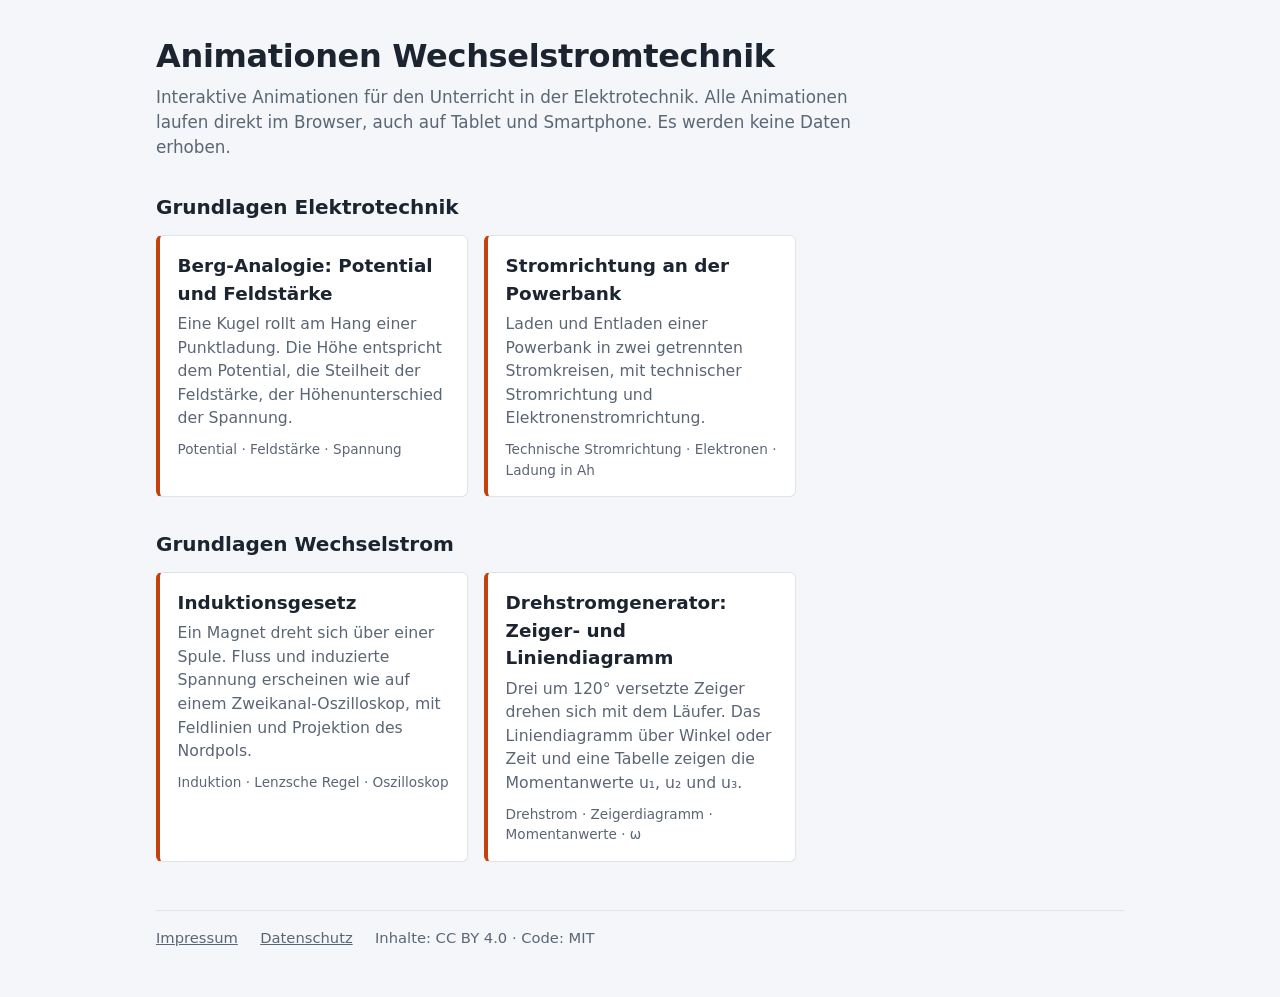
<file: index.html>
<!DOCTYPE html>
<html lang="de">
<head>
<meta charset="utf-8">
<meta name="viewport" content="width=device-width, initial-scale=1">
<title>Animationen Wechselstromtechnik</title>
<link rel="stylesheet" href="assets/style.css">
</head>
<body>
<div class="wrap">
  <h1>Animationen Wechselstromtechnik</h1>
  <p class="lead">Interaktive Animationen für den Unterricht in der Elektrotechnik. Alle Animationen laufen direkt im Browser, auch auf Tablet und Smartphone. Es werden keine Daten erhoben.</p>

  <h2>Grundlagen Elektrotechnik</h2>
  <div class="grid">
    <a class="card" href="potential-feldstaerke/">
      <h3>Berg-Analogie: Potential und Feldstärke</h3>
      <p>Eine Kugel rollt am Hang einer Punktladung. Die Höhe entspricht dem Potential, die Steilheit der Feldstärke, der Höhenunterschied der Spannung.</p>
      <div class="tags">Potential · Feldstärke · Spannung</div>
    </a>
    <a class="card" href="stromrichtung/">
      <h3>Stromrichtung an der Powerbank</h3>
      <p>Laden und Entladen einer Powerbank in zwei getrennten Stromkreisen, mit technischer Stromrichtung und Elektronenstromrichtung.</p>
      <div class="tags">Technische Stromrichtung · Elektronen · Ladung in Ah</div>
    </a>
  </div>

  <h2>Grundlagen Wechselstrom</h2>
  <div class="grid">
    <a class="card" href="induktionsgesetz/">
      <h3>Induktionsgesetz</h3>
      <p>Ein Magnet dreht sich über einer Spule. Fluss und induzierte Spannung erscheinen wie auf einem Zweikanal-Oszilloskop, mit Feldlinien und Projektion des Nordpols.</p>
      <div class="tags">Induktion · Lenzsche Regel · Oszilloskop</div>
    </a>
    <a class="card" href="zeigerdiagramm/">
      <h3>Drehstromgenerator: Zeiger- und Liniendiagramm</h3>
      <p>Drei um 120° versetzte Zeiger drehen sich mit dem Läufer. Das Liniendiagramm über Winkel oder Zeit und eine Tabelle zeigen die Momentanwerte u₁, u₂ und u₃.</p>
      <div class="tags">Drehstrom · Zeigerdiagramm · Momentanwerte · ω</div>
    </a>
  </div>

  <footer>
    <a href="impressum.html">Impressum</a>
    <a href="datenschutz.html">Datenschutz</a>
    <span>Inhalte: CC BY 4.0 · Code: MIT</span>
  </footer>
</div>
</body>
</html>
</file>
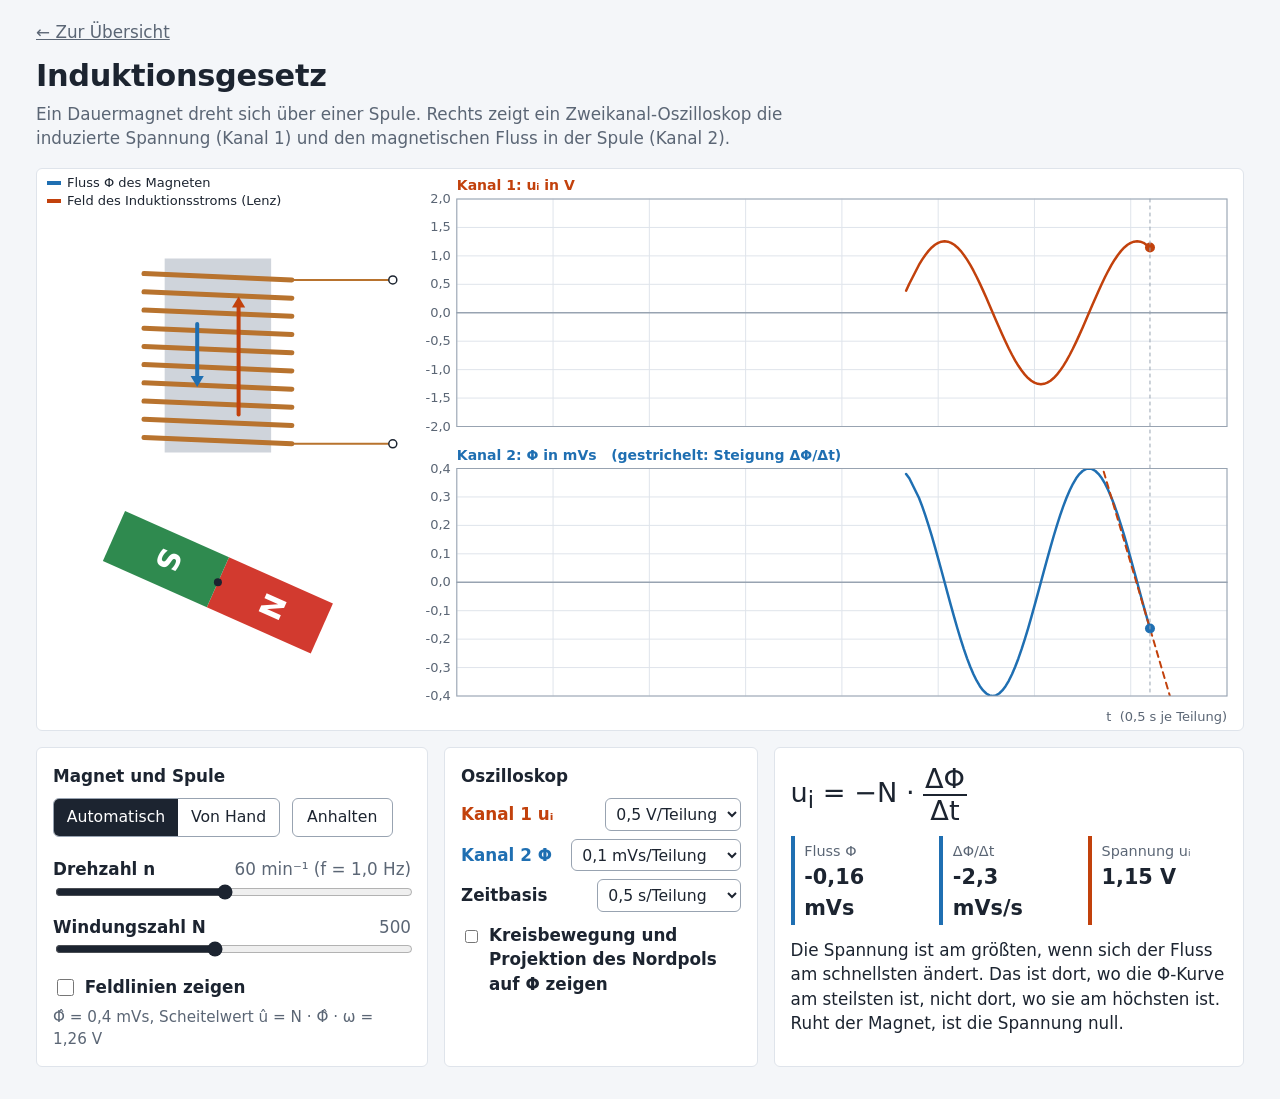
<file: induktionsgesetz/index.html>
<!DOCTYPE html>
<html lang="de">
<head>
<meta charset="utf-8">
<meta name="viewport" content="width=device-width, initial-scale=1, viewport-fit=cover">
<title>Induktionsgesetz – Animation</title>
<style>
:root {
  --bg: #f4f6f9; --surface: #ffffff; --ink: #1c2430; --muted: #5b6675;
  --grid: #dfe4eb; --axis: #98a3b1; --phi: #1f6fb2; --u: #c2410c;
  --north: #d23a2f; --south: #2f8a4f; --copper: #b8732e; --core: #cfd4db; --focus: #1f6fb2;
  box-sizing: border-box;
  padding-top: env(safe-area-inset-top, 0px);
  padding-bottom: env(safe-area-inset-bottom, 0px);
}
@media (prefers-color-scheme: dark) {
  :root:not([data-theme="light"]) {
    --bg: #12161c; --surface: #1a2029; --ink: #e6ebf1; --muted: #9aa6b4;
    --grid: #29323e; --axis: #56657a; --phi: #5aa6e8; --u: #f08a4b;
    --north: #e5584d; --south: #45a96a; --copper: #d08a45; --core: #3a4350; --focus: #5aa6e8;
  }
}
:root[data-theme="dark"] {
  --bg: #12161c; --surface: #1a2029; --ink: #e6ebf1; --muted: #9aa6b4;
  --grid: #29323e; --axis: #56657a; --phi: #5aa6e8; --u: #f08a4b;
  --north: #e5584d; --south: #45a96a; --copper: #d08a45; --core: #3a4350; --focus: #5aa6e8;
}
*, *::before, *::after { box-sizing: inherit; }
html { scroll-padding-top: env(safe-area-inset-top, 0px); }
body {
  margin: 0; background: var(--bg); color: var(--ink);
  font-family: system-ui, -apple-system, "Segoe UI", Roboto, "Helvetica Neue", Arial, sans-serif;
  font-size: 1.05rem; line-height: 1.45;
}
.wrap { max-width: 1240px; margin: 0 auto; padding: 1.25rem 1rem 2rem; }
h1 { font-size: 1.9rem; font-weight: 700; margin: 0 0 .25rem; letter-spacing: -.01em; }
.lead { margin: 0 0 1.1rem; color: var(--muted); max-width: 75ch; }
.panel { background: var(--surface); border: 1px solid var(--grid); border-radius: 6px; overflow: hidden; }
canvas { display: block; width: 100%; aspect-ratio: 2.15 / 1; touch-action: none; }
canvas.manual { cursor: grab; }
canvas.manual:active { cursor: grabbing; }
canvas:focus-visible, button:focus-visible, input:focus-visible, select:focus-visible { outline: 3px solid var(--focus); outline-offset: 2px; }

.below { display: grid; grid-template-columns: 1fr 0.8fr 1.2fr; gap: 1rem; margin-top: 1rem; }
.box { background: var(--surface); border: 1px solid var(--grid); border-radius: 6px; padding: 1rem; }
.box h2 { font-size: 1.05rem; margin: 0 0 .6rem; }
.seg { display: inline-flex; border: 1px solid var(--axis); border-radius: 6px; overflow: hidden; margin-bottom: .7rem; }
.seg button { font: inherit; font-size: .98rem; border: 0; padding: .45rem .8rem; background: transparent; color: var(--ink); cursor: pointer; }
.seg button[aria-pressed="true"] { background: var(--ink); color: var(--surface); }
.btn { font: inherit; font-size: .98rem; border: 1px solid var(--axis); border-radius: 6px; padding: .45rem .9rem; background: transparent; color: var(--ink); cursor: pointer; margin-left: .4rem; }
.btn[hidden] { display: none; }
.field { margin: .55rem 0; }
.field label { display: flex; justify-content: space-between; gap: 1rem; font-weight: 600; }
.field label span { font-weight: 400; color: var(--muted); font-variant-numeric: tabular-nums; }
input[type="range"] { width: 100%; accent-color: var(--ink); }
.check { display: flex; gap: .5rem; align-items: flex-start; margin-top: .7rem; font-weight: 600; cursor: pointer; }
.check input { margin-top: .3rem; accent-color: var(--ink); width: 1.05rem; height: 1.05rem; }
.hint { color: var(--muted); font-size: .95rem; margin: .4rem 0 0; }
.sel { display: grid; grid-template-columns: 1fr auto; align-items: center; gap: .5rem; margin: .5rem 0; }
.sel label { font-weight: 600; }
.sel label.phi { color: var(--phi); }
.sel label.u { color: var(--u); }
select { font: inherit; font-size: .98rem; padding: .3rem .4rem; border: 1px solid var(--axis); border-radius: 6px; background: var(--surface); color: var(--ink); }
select:disabled { opacity: .5; }

.formula { display: flex; align-items: center; gap: .5rem; font-size: 1.7rem; margin: 0 0 .6rem; }
.frac { display: inline-flex; flex-direction: column; align-items: center; line-height: 1.1; }
.frac span:first-child { border-bottom: 2px solid currentColor; padding: 0 .15rem; }
.values { display: grid; grid-template-columns: repeat(3, minmax(0, 1fr)); gap: .6rem; margin: .4rem 0 .8rem; }
.val { border-left: 4px solid var(--axis); padding: .15rem .6rem; }
.val.phi { border-color: var(--phi); }
.val.u { border-color: var(--u); }
.val b { display: block; font-size: 1.3rem; font-variant-numeric: tabular-nums; }
.val small { color: var(--muted); font-size: .9rem; }
.note { margin: 0; }

@media (max-width: 980px) { .below { grid-template-columns: 1fr 1fr; } .below .box:last-child { grid-column: 1 / -1; } }
@media (max-width: 700px) {
  canvas { aspect-ratio: 1 / 1.05; }
  .below { grid-template-columns: 1fr; }
  .values { grid-template-columns: 1fr; }
  h1 { font-size: 1.6rem; }
}
</style>
</head>
<body>
<div class="wrap">
  <p style="margin:0 0 .6rem"><a href="../" style="color:var(--muted)">← Zur Übersicht</a></p>
  <h1>Induktionsgesetz</h1>
  <p class="lead">Ein Dauermagnet dreht sich über einer Spule. Rechts zeigt ein Zweikanal-Oszilloskop die induzierte Spannung (Kanal 1) und den magnetischen Fluss in der Spule (Kanal 2).</p>

  <div class="panel"><canvas id="cv" tabindex="0" aria-label="Magnet über einer Spule mit Oszilloskopbild. Im Modus Von Hand mit Pfeiltasten oder durch Ziehen drehen."></canvas></div>

  <div class="below">
    <div class="box">
      <h2>Magnet und Spule</h2>
      <div>
        <div class="seg" role="group" aria-label="Betriebsart">
          <button id="modeAuto" aria-pressed="true">Automatisch</button>
          <button id="modeHand" aria-pressed="false">Von Hand</button>
        </div>
        <button id="run" class="btn">Anhalten</button>
      </div>
      <div class="field" id="speedField">
        <label for="speed">Drehzahl n <span id="speedOut"></span></label>
        <input id="speed" type="range" min="6" max="120" step="6" value="60">
      </div>
      <div class="field">
        <label for="turns">Windungszahl N <span id="turnsOut"></span></label>
        <input id="turns" type="range" min="100" max="1000" step="100" value="500">
      </div>
      <label class="check"><input type="checkbox" id="lines"> Feldlinien zeigen</label>
      <p class="hint" id="hint"></p>
    </div>

    <div class="box">
      <h2>Oszilloskop</h2>
      <div class="sel">
        <label class="u" for="divU">Kanal 1 uᵢ</label>
        <select id="divU">
          <option value="0.1">0,1 V/Teilung</option>
          <option value="0.2">0,2 V/Teilung</option>
          <option value="0.5" selected>0,5 V/Teilung</option>
          <option value="1">1 V/Teilung</option>
          <option value="2">2 V/Teilung</option>
        </select>
      </div>
      <div class="sel">
        <label class="phi" for="divPhi">Kanal 2 Φ</label>
        <select id="divPhi">
          <option value="0.05">0,05 mVs/Teilung</option>
          <option value="0.1" selected>0,1 mVs/Teilung</option>
          <option value="0.2">0,2 mVs/Teilung</option>
          <option value="0.5">0,5 mVs/Teilung</option>
        </select>
      </div>
      <div class="sel">
        <label for="divT">Zeitbasis</label>
        <select id="divT">
          <option value="0.1">0,1 s/Teilung</option>
          <option value="0.25">0,25 s/Teilung</option>
          <option value="0.5" selected>0,5 s/Teilung</option>
          <option value="1">1 s/Teilung</option>
        </select>
      </div>
      <label class="check"><input type="checkbox" id="proj"> Kreisbewegung und Projektion des Nordpols auf Φ zeigen</label>
      <p class="hint" id="projHint" hidden>Die Höhe der Nordpol-Spitze entspricht dem Fluss in der Spule. Kanal 2 ist dafür an den Kreis gekoppelt und steht fest auf 0,1 mVs/Teilung.</p>
    </div>

    <div class="box">
      <div class="formula" aria-label="u i gleich minus N mal Delta Phi durch Delta t">
        <span>u<sub>i</sub> = −N ·</span>
        <span class="frac"><span>ΔΦ</span><span>Δt</span></span>
      </div>
      <div class="values">
        <div class="val phi"><small>Fluss Φ</small><b id="vPhi">–</b></div>
        <div class="val phi"><small>ΔΦ/Δt</small><b id="vRate">–</b></div>
        <div class="val u"><small>Spannung uᵢ</small><b id="vU">–</b></div>
      </div>
      <p class="note">Die Spannung ist am größten, wenn sich der Fluss am schnellsten ändert. Das ist dort, wo die Φ-Kurve am steilsten ist, nicht dort, wo sie am höchsten ist. Ruht der Magnet, ist die Spannung null.</p>
    </div>
  </div>
</div>

<script>
(function () {
  const reduced = window.matchMedia && window.matchMedia("(prefers-reduced-motion: reduce)").matches;
  const cv = document.getElementById("cv");
  const ctx = cv.getContext("2d");
  const $ = id => document.getElementById(id);

  const PHI_MAX = 0.4e-3;          // Vs
  const OMEGA_MAX = 2 * Math.PI * 120 / 60;
  const DIV_Y = 4;                 // Teilungen je Halbebene
  const DIV_X = 8;                 // Teilungen horizontal

  const s = {
    mode: "auto", running: !reduced, t: 0, theta: 0, target: 0,
    n: 60, N: 500, phi: PHI_MAX, dphi: 0, u: 0, lastPhi: PHI_MAX,
    samples: [], dragging: false, prevA: 0,
    divPhi: 0.1e-3, divU: 0.5, divT: 0.5, proj: false, lines: false
  };
  let G = {};

  const fmt = (v, d) => {
    if (Math.abs(v) < 0.5 * Math.pow(10, -d)) v = 0;
    return v.toLocaleString("de-DE", { minimumFractionDigits: d, maximumFractionDigits: d });
  };
  const decFor = div => div < 0.1 ? 2 : (div < 1 ? 1 : 0);
  const css = name => getComputedStyle(document.documentElement).getPropertyValue(name).trim();
  const wrap = a => { while (a > Math.PI) a -= 2 * Math.PI; while (a < -Math.PI) a += 2 * Math.PI; return a; };
  const FONT = 'system-ui, -apple-system, \"Segoe UI\", Roboto, \"Helvetica Neue\", Arial, sans-serif';

  function fit() {
    const r = cv.getBoundingClientRect();
    const dpr = window.devicePixelRatio || 1;
    cv.width = Math.max(1, Math.round(r.width * dpr));
    cv.height = Math.max(1, Math.round(r.height * dpr));
    ctx.setTransform(dpr, 0, 0, dpr, 0, 0);
  }
  if ("ResizeObserver" in window) new ResizeObserver(fit).observe(cv);
  window.addEventListener("resize", fit);
  fit();

  function layout(w, h) {
    const top = 30, gap = 42, bottom = 34;
    const ph = (h - top - gap - bottom) / 2;
    const R = ph / 2;                                  // Magnet-Halblänge = halbe Kanalhöhe
    const lz = Math.max(2 * R + 60, w * 0.3);
    const left = lz + 58, right = 16;
    return { w, h, top, gap, bottom, ph, R, lz, left, right, pw: w - left - right,
             cx: lz / 2, cy: top + ph + gap + ph / 2 };
  }

  // ---------- Bedienung ----------
  function updateLabels() {
    const f = s.n / 60;
    $("speedOut").textContent = s.n + " min⁻¹ (f = " + fmt(f, 1) + " Hz)";
    $("turnsOut").textContent = String(s.N);
    $("hint").textContent = s.mode === "auto"
      ? "Φ̂ = 0,4 mVs, Scheitelwert û = N · Φ̂ · ω = " + fmt(s.N * PHI_MAX * 2 * Math.PI * f, 2) + " V"
      : "Magnet mit Maus oder Finger ziehen. Tastatur: Bild anklicken, dann Pfeiltasten.";
  }
  $("speed").addEventListener("input", e => { s.n = +e.target.value; updateLabels(); });
  $("turns").addEventListener("input", e => { s.N = +e.target.value; updateLabels(); });
  $("run").addEventListener("click", () => { s.running = !s.running; $("run").textContent = s.running ? "Anhalten" : "Starten"; });
  $("divPhi").addEventListener("change", e => { s.divPhi = +e.target.value * 1e-3; });
  $("divU").addEventListener("change", e => { s.divU = +e.target.value; });
  $("divT").addEventListener("change", e => { s.divT = +e.target.value; });
  $("lines").addEventListener("change", e => { s.lines = e.target.checked; });
  $("proj").addEventListener("change", e => {
    s.proj = e.target.checked;
    if (s.proj) { $("divPhi").value = "0.1"; s.divPhi = 0.1e-3; }
    $("divPhi").disabled = s.proj;
    $("projHint").hidden = !s.proj;
  });
  function setMode(m) {
    s.mode = m;
    $("modeAuto").setAttribute("aria-pressed", m === "auto");
    $("modeHand").setAttribute("aria-pressed", m === "hand");
    $("run").hidden = m !== "auto";
    $("speedField").style.opacity = m === "auto" ? "1" : ".45";
    $("speed").disabled = m !== "auto";
    cv.classList.toggle("manual", m === "hand");
    s.target = s.theta; s.lastPhi = s.phi; s.dphi = 0;
    if (m === "auto") { s.running = true; $("run").textContent = "Anhalten"; }
    updateLabels();
  }
  $("modeAuto").addEventListener("click", () => setMode("auto"));
  $("modeHand").addEventListener("click", () => setMode("hand"));
  $("run").textContent = s.running ? "Anhalten" : "Starten";

  function angleFrom(e) {
    const r = cv.getBoundingClientRect();
    return Math.atan2(e.clientX - r.left - G.cx, -(e.clientY - r.top - G.cy));
  }
  cv.addEventListener("pointerdown", e => {
    if (s.mode !== "hand") return;
    const r = cv.getBoundingClientRect();
    if (e.clientX - r.left > G.lz) return;
    const a = angleFrom(e);
    s.target = s.theta + wrap(a - s.theta);
    s.prevA = a; s.dragging = true;
    cv.setPointerCapture(e.pointerId);
  });
  cv.addEventListener("pointermove", e => {
    if (!s.dragging) return;
    const a = angleFrom(e);
    s.target += wrap(a - s.prevA); s.prevA = a;
  });
  const endDrag = () => { s.dragging = false; };
  cv.addEventListener("pointerup", endDrag);
  cv.addEventListener("pointercancel", endDrag);
  cv.addEventListener("keydown", e => {
    if (s.mode !== "hand") return;
    if (e.key === "ArrowLeft" || e.key === "ArrowDown") { s.target -= Math.PI / 12; e.preventDefault(); }
    if (e.key === "ArrowRight" || e.key === "ArrowUp") { s.target += Math.PI / 12; e.preventDefault(); }
  });

  // ---------- Simulation ----------
  let last = null, lastText = 0;
  function step(ts) {
    if (last === null) last = ts;
    const dt = Math.min((ts - last) / 1000, 0.05);
    last = ts;
    let advance = false;
    if (s.mode === "auto") {
      if (s.running && dt > 0) {
        const omega = 2 * Math.PI * s.n / 60;
        s.t += dt; s.theta += omega * dt;
        s.phi = PHI_MAX * Math.cos(s.theta);
        s.dphi = -PHI_MAX * omega * Math.sin(s.theta);
        advance = true;
      }
    } else if (dt > 0) {
      s.t += dt;
      s.theta += (s.target - s.theta) * Math.min(1, dt / 0.05);
      s.phi = PHI_MAX * Math.cos(s.theta);
      const raw = (s.phi - s.lastPhi) / dt;
      s.dphi += (raw - s.dphi) * Math.min(1, dt / 0.06);
      s.lastPhi = s.phi;
      advance = true;
    }
    s.u = -s.N * s.dphi;
    if (advance) {
      s.samples.push({ t: s.t, phi: s.phi, u: s.u });
      while (s.samples.length && s.samples[0].t < s.t - 8.5) s.samples.shift();
    }
    draw();
    if (ts - lastText > 100) {
      lastText = ts;
      $("vPhi").textContent = fmt(s.phi * 1e3, 2) + " mVs";
      $("vRate").textContent = fmt(s.dphi * 1e3, 1) + " mVs/s";
      $("vU").textContent = fmt(s.u, 2) + " V";
    }
    requestAnimationFrame(step);
  }

  // ---------- Zeichnen ----------
  function arrowV(x, yMid, len, color, width) {
    if (Math.abs(len) < 4) return;
    const y1 = yMid - len / 2, y2 = yMid + len / 2, dir = Math.sign(len);
    const hs = Math.min(11, Math.abs(len) * 0.4);
    ctx.strokeStyle = color; ctx.fillStyle = color; ctx.lineWidth = width;
    ctx.beginPath(); ctx.moveTo(x, y1); ctx.lineTo(x, y2 - dir * hs * 0.6); ctx.stroke();
    ctx.beginPath(); ctx.moveTo(x, y2); ctx.lineTo(x - hs * 0.6, y2 - dir * hs); ctx.lineTo(x + hs * 0.6, y2 - dir * hs); ctx.closePath(); ctx.fill();
  }

  function draw() {
    const w = cv.clientWidth, h = cv.clientHeight;
    G = layout(w, h);
    ctx.clearRect(0, 0, w, h);
    const ink = css("--ink"), muted = css("--muted"), grid = css("--grid"), axis = css("--axis");
    const cPhi = css("--phi"), cU = css("--u");
    const { top, gap, ph, R, lz, left, pw, cx, cy } = G;
    const win = DIV_X * s.divT;
    const xAt = tt => left + (tt - (s.t - win * 0.9)) / win * pw;

    // --- Feldlinien (Dipolnäherung r = C·sin²ψ, im Magnetsystem) ---
    if (s.lines) {
      ctx.save();
      ctx.beginPath(); ctx.rect(0, 0, lz, h); ctx.clip();
      ctx.strokeStyle = muted; ctx.fillStyle = muted; ctx.lineWidth = 1.2;
      const nx = Math.sin(s.theta), ny = -Math.cos(s.theta);   // Richtung Nordpol
      const px = -ny, py = nx;                                   // senkrecht dazu
      const pt = (C, psi, side) => {
        const r = C * Math.sin(psi) * Math.sin(psi);
        const a = r * Math.cos(psi), b = side * r * Math.sin(psi);
        return [cx + a * nx + b * px, cy + a * ny + b * py];
      };
      [1.4, 2.0, 2.9, 4.2, 6.5].forEach(k => {
        const C = k * R;
        [-1, 1].forEach(side => {
          ctx.beginPath();
          for (let i = 0; i <= 160; i++) {
            const psi = 0.02 + (Math.PI - 0.04) * i / 160;
            const [x, y] = pt(C, psi, side);
            if (i === 0) ctx.moveTo(x, y); else ctx.lineTo(x, y);
          }
          ctx.stroke();
          // Pfeilspitze: Feldrichtung außen vom N- zum S-Pol
          const [x1, y1] = pt(C, Math.PI / 2 - 0.03, side), [x2, y2] = pt(C, Math.PI / 2 + 0.03, side);
          const ang = Math.atan2(y2 - y1, x2 - x1);
          ctx.save(); ctx.translate(x2, y2); ctx.rotate(ang);
          ctx.beginPath(); ctx.moveTo(6, 0); ctx.lineTo(-4, -4); ctx.lineTo(-4, 4); ctx.closePath(); ctx.fill();
          ctx.restore();
        });
      });
      ctx.restore();
    }

    // --- Spule über dem Magneten ---
    const coilBottom = cy - R - 22;
    const coilH = Math.max(40, Math.min(0.8 * ph, coilBottom - top - 30));
    const coilTop = coilBottom - coilH;
    const coilW = Math.min(1.3 * R, lz * 0.55);
    const coilX = cx - coilW / 2;
    ctx.fillStyle = css("--core");
    ctx.globalAlpha = s.lines ? 0.75 : 1;
    ctx.fillRect(cx - coilW * 0.36, coilTop - 6, coilW * 0.72, coilH + 12);
    ctx.globalAlpha = 1;
    const count = Math.max(4, Math.min(20, Math.round(s.N / 50)));
    const sp = coilH / count;
    ctx.strokeStyle = css("--copper"); ctx.lineCap = "round";
    ctx.lineWidth = Math.max(1.5, Math.min(5, sp * 0.55));
    for (let i = 0; i < count; i++) {
      const y = coilTop + (i + 0.5) * sp;
      ctx.beginPath(); ctx.moveTo(coilX, y); ctx.lineTo(coilX + coilW, y + sp * 0.35); ctx.stroke();
    }
    ctx.lineWidth = 2;
    const yA = coilTop + 0.85 * sp, yB = coilTop + (count - 0.15) * sp;
    const xE = lz - 6;
    ctx.beginPath(); ctx.moveTo(coilX + coilW, yA); ctx.lineTo(xE, yA); ctx.moveTo(coilX + coilW, yB); ctx.lineTo(xE, yB); ctx.stroke();
    ctx.fillStyle = css("--surface"); ctx.strokeStyle = ink; ctx.lineWidth = 1.5;
    [yA, yB].forEach(y => { ctx.beginPath(); ctx.arc(xE, y, 4, 0, 2 * Math.PI); ctx.fill(); ctx.stroke(); });

    // Pfeile: positiv = nach oben durch die Spule
    const mid = coilTop + coilH / 2, maxLen = coilH * 0.85;
    arrowV(cx - coilW * 0.14, mid, -(s.phi / PHI_MAX) * maxLen, cPhi, 4);
    const g = Math.max(-1, Math.min(1, -s.dphi / (PHI_MAX * OMEGA_MAX * 0.6)));
    arrowV(cx + coilW * 0.14, mid, -g * maxLen, cU, 4);

    ctx.textAlign = "left"; ctx.textBaseline = "alphabetic"; ctx.font = "13px " + FONT;
    ctx.fillStyle = cPhi; ctx.fillRect(10, 12, 14, 4);
    ctx.fillStyle = ink; ctx.fillText("Fluss Φ des Magneten", 30, 18);
    ctx.fillStyle = cU; ctx.fillRect(10, 30, 14, 4);
    ctx.fillStyle = ink; ctx.fillText("Feld des Induktionsstroms (Lenz)", 30, 36);

    // --- Oszilloskop-Kanäle ---
    function channel(y0, div, key, color, title, scale) {
      const range = div * DIV_Y;
      const yAt = v => y0 + ph / 2 - v / range * (ph / 2);
      ctx.strokeStyle = grid; ctx.lineWidth = 1;
      for (let i = 0; i <= DIV_X; i++) {
        const x = left + i * pw / DIV_X;
        ctx.beginPath(); ctx.moveTo(x, y0); ctx.lineTo(x, y0 + ph); ctx.stroke();
      }
      const every = ph / (2 * DIV_Y) < 18 ? 2 : 1;
      ctx.font = "13px " + FONT; ctx.textAlign = "right"; ctx.fillStyle = muted;
      for (let k = -DIV_Y; k <= DIV_Y; k++) {
        const v = k * div, y = yAt(v);
        ctx.strokeStyle = k === 0 ? axis : grid; ctx.lineWidth = k === 0 ? 1.5 : 1;
        ctx.beginPath(); ctx.moveTo(left, y); ctx.lineTo(left + pw, y); ctx.stroke();
        if (k % every === 0) ctx.fillText(fmt(v * scale, decFor(div * scale)), left - 6, y + 4);
      }
      ctx.textAlign = "left"; ctx.fillStyle = color; ctx.font = "600 14px " + FONT;
      ctx.fillText(title, left, y0 - 9);

      ctx.save();
      ctx.beginPath(); ctx.rect(left, y0, pw, ph); ctx.clip();
      ctx.strokeStyle = color; ctx.lineWidth = 2.5; ctx.lineJoin = "round";
      ctx.beginPath();
      let started = false;
      for (const p of s.samples) {
        const x = xAt(p.t);
        if (x < left - 10) continue;
        const y = yAt(p[key]);
        if (!started) { ctx.moveTo(x, y); started = true; } else ctx.lineTo(x, y);
      }
      ctx.stroke();
      if (s.samples.length) {
        if (key === "phi") {
          const d = win * 0.06;
          ctx.setLineDash([6, 5]); ctx.lineWidth = 2; ctx.strokeStyle = cU;
          ctx.beginPath();
          ctx.moveTo(xAt(s.t - d), yAt(s.phi - s.dphi * d));
          ctx.lineTo(xAt(s.t + d), yAt(s.phi + s.dphi * d));
          ctx.stroke(); ctx.setLineDash([]);
        }
        ctx.fillStyle = color; ctx.beginPath(); ctx.arc(xAt(s.t), yAt(s[key]), 5, 0, 2 * Math.PI); ctx.fill();
      }
      ctx.restore();
      ctx.strokeStyle = axis; ctx.lineWidth = 1; ctx.strokeRect(left, y0, pw, ph);
      return yAt;
    }
    channel(top, s.divU, "u", cU, "Kanal 1: uᵢ in V", 1);
    const yPhi = channel(top + ph + gap, s.divPhi, "phi", cPhi, "Kanal 2: Φ in mVs   (gestrichelt: Steigung ΔΦ/Δt)", 1e3);

    const xNow = xAt(s.t);
    ctx.strokeStyle = axis; ctx.setLineDash([3, 4]); ctx.lineWidth = 1;
    ctx.beginPath(); ctx.moveTo(xNow, top); ctx.lineTo(xNow, top + 2 * ph + gap); ctx.stroke();
    ctx.setLineDash([]);
    ctx.fillStyle = muted; ctx.font = "13px " + FONT; ctx.textAlign = "right";
    ctx.fillText("t  (" + fmt(s.divT, s.divT < 0.5 ? 2 : 1) + " s je Teilung)", left + pw, h - 9);

    // --- Kreisbahn und Projektion ---
    const sx = cx + R * Math.sin(s.theta), sy = cy - R * Math.cos(s.theta);   // Nordpol-Spitze
    if (s.proj) {
      ctx.strokeStyle = muted; ctx.lineWidth = 1.5; ctx.setLineDash([5, 5]);
      ctx.beginPath(); ctx.arc(cx, cy, R, 0, 2 * Math.PI); ctx.stroke();
      // waagerechte Projektion der Magnetspitze (S-Pol) auf Kanal 1
      ctx.strokeStyle = ink; ctx.lineWidth = 1.5; ctx.setLineDash([7, 5]);
      ctx.beginPath(); ctx.moveTo(sx, sy); ctx.lineTo(xNow, yPhi(s.phi)); ctx.stroke();
      ctx.setLineDash([]);
      // Hilfslinie Mitte
      ctx.strokeStyle = axis; ctx.lineWidth = 1;
      ctx.beginPath(); ctx.moveTo(cx - R - 6, cy); ctx.lineTo(cx + R + 6, cy); ctx.stroke();
    }

    // --- Magnet ---
    const T = R * 0.48;
    ctx.save();
    ctx.translate(cx, cy); ctx.rotate(s.theta);
    ctx.fillStyle = css("--north"); ctx.fillRect(-T / 2, -R, T, R);
    ctx.fillStyle = css("--south"); ctx.fillRect(-T / 2, 0, T, R);
    ctx.fillStyle = "#ffffff"; ctx.font = "700 " + Math.round(T * 0.55) + "px " + FONT;
    ctx.textAlign = "center"; ctx.textBaseline = "middle";
    ctx.fillText("N", 0, -R / 2); ctx.fillText("S", 0, R / 2);
    ctx.restore();
    ctx.textBaseline = "alphabetic";
    ctx.fillStyle = ink; ctx.beginPath(); ctx.arc(cx, cy, 4, 0, 2 * Math.PI); ctx.fill();
    if (s.proj) {
      ctx.fillStyle = ink; ctx.beginPath(); ctx.arc(sx, sy, 5, 0, 2 * Math.PI); ctx.fill();
    }
    if (s.mode === "hand") {
      ctx.fillStyle = muted; ctx.textAlign = "center"; ctx.font = "14px " + FONT;
      ctx.fillText("Magnet ziehen und drehen", cx, h - 9);
    }
  }

  updateLabels();
  requestAnimationFrame(step);
})();
</script>
</body>
</html>
</file>
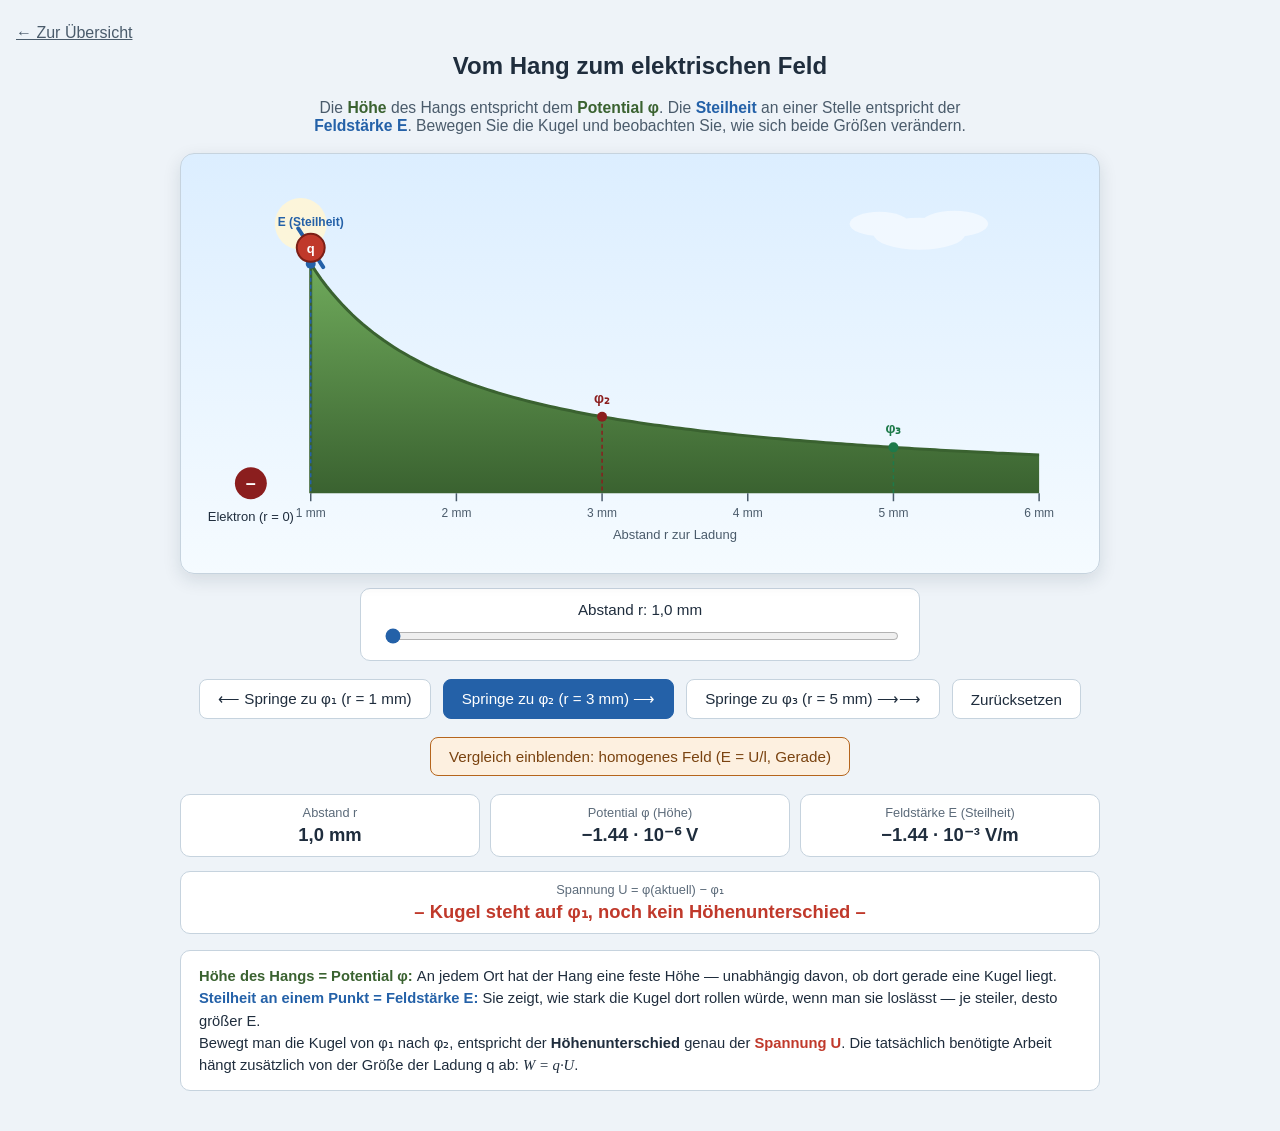
<file: potential-feldstaerke/index.html>
<!DOCTYPE html>
<html lang="de">
<head>
<meta charset="UTF-8">
<meta name="viewport" content="width=device-width, initial-scale=1">
<title>Die Berg-Analogie: Potential und Feldstärke</title>
<style>
  :root {
    --bg: #eef3f8;
    --sky-top: #dceeff;
    --sky-bottom: #f5fbff;
    --hill: #4a7c3f;
    --hill-dark: #3a6230;
    --ink: #1f2d3d;
    --accent: #c0392b;
    --accent2: #2461a8;
    --panel: #ffffff;
    --border: #c6d3de;
  }
  * { box-sizing: border-box; }
  body {
    margin: 0;
    font-family: "Segoe UI", Calibri, Arial, sans-serif;
    background: var(--bg);
    color: var(--ink);
    display: flex;
    flex-direction: column;
    align-items: center;
    padding: 24px 16px 40px;
  }
  h1 {
    font-size: 1.5rem;
    margin: 0 0 4px;
    text-align: center;
  }
  .subtitle {
    color: #4a5b6b;
    margin-bottom: 18px;
    text-align: center;
    max-width: 720px;
    font-size: 0.98rem;
  }
  .stage {
    position: relative;
    width: min(920px, 96vw);
    background: linear-gradient(var(--sky-top), var(--sky-bottom));
    border: 1px solid var(--border);
    border-radius: 14px;
    overflow: hidden;
    box-shadow: 0 6px 18px rgba(20,40,60,0.12);
  }
  svg { display: block; width: 100%; height: auto; }
  .controls {
    display: flex;
    gap: 12px;
    flex-wrap: wrap;
    justify-content: center;
    margin: 14px 0 4px;
  }
  .slider-wrap {
    background: var(--panel);
    border: 1px solid var(--border);
    border-radius: 10px;
    padding: 12px 22px;
    width: min(560px, 92vw);
    text-align: center;
  }
  .slider-wrap label { display:block; margin-bottom: 8px; font-size: 0.95rem; }
  .slider-wrap input[type=range] {
    width: 100%;
    accent-color: var(--accent2);
  }
  button {
    font-size: 0.95rem;
    padding: 10px 18px;
    border-radius: 8px;
    border: 1px solid var(--border);
    background: var(--panel);
    cursor: pointer;
    color: var(--ink);
    transition: transform .08s ease, box-shadow .15s ease;
  }
  button:hover { box-shadow: 0 3px 10px rgba(20,40,60,0.15); }
  button:active { transform: translateY(1px); }
  button.primary { background: var(--accent2); color: white; border-color: var(--accent2); }
  button.hom-btn { background: #fdf0e0; border-color: #b5651d; color: #7a4310; }
  button.hom-btn.active { background: #b5651d; color: white; }
  button:disabled { opacity: 0.5; cursor: not-allowed; }

  .readout {
    width: min(920px, 96vw);
    display: grid;
    grid-template-columns: repeat(3, 1fr);
    gap: 10px;
    margin-top: 14px;
  }
  .card {
    background: var(--panel);
    border: 1px solid var(--border);
    border-radius: 10px;
    padding: 10px 14px;
    text-align: center;
  }
  .card .label { font-size: 0.8rem; color: #5c6b7a; margin-bottom: 4px; }
  .card .value { font-size: 1.15rem; font-weight: 600; }
  .card.u .value { color: var(--accent); }

  .legend {
    width: min(920px, 96vw);
    margin-top: 16px;
    background: var(--panel);
    border: 1px solid var(--border);
    border-radius: 10px;
    padding: 14px 18px;
    font-size: 0.92rem;
    line-height: 1.5;
  }
  .legend b.field { color: var(--accent2); }
  .legend b.pot { color: var(--hill-dark); }

  .tag {
    font-family: "Cambria Math", Cambria, serif;
    font-style: italic;
  }
</style>
</head>
<body>
<p style="align-self:flex-start;margin:0 0 .6rem"><a href="../" style="color:#4a5b6b">← Zur Übersicht</a></p>

<h1>Vom Hang zum elektrischen Feld</h1>
<p class="subtitle">
  Die <b style="color:var(--hill-dark)">Höhe</b> des Hangs entspricht dem <b style="color:var(--hill-dark)">Potential φ</b>.
  Die <b style="color:var(--accent2)">Steilheit</b> an einer Stelle entspricht der <b style="color:var(--accent2)">Feldstärke E</b>.
  Bewegen Sie die Kugel und beobachten Sie, wie sich beide Größen verändern.
</p>

<div class="stage">
  <svg id="scene" viewBox="0 0 920 420" xmlns="http://www.w3.org/2000/svg">
    <!-- sky decorations -->
    <circle cx="120" cy="70" r="26" fill="#fff7d6" opacity="0.9"/>
    <g opacity="0.55" fill="#ffffff">
      <ellipse cx="740" cy="80" rx="46" ry="16"/>
      <ellipse cx="775" cy="70" rx="34" ry="13"/>
      <ellipse cx="700" cy="70" rx="30" ry="12"/>
    </g>

    <!-- charge symbol at r=0 (left) -->
    <g transform="translate(70,330)">
      <circle r="16" fill="#8b1e1e"/>
      <text x="0" y="6" text-anchor="middle" fill="white" font-size="18" font-weight="bold">–</text>
      <text x="0" y="38" text-anchor="middle" font-size="13" fill="var(--ink)">Elektron (r = 0)</text>
    </g>

    <!-- hill path drawn by JS -->
    <path id="hillFill" d="" fill="url(#hillGrad)" stroke="none"></path>
    <path id="hillLine" d="" fill="none" stroke="var(--hill-dark)" stroke-width="3"></path>

    <defs>
      <linearGradient id="hillGrad" x1="0" y1="0" x2="0" y2="1">
        <stop offset="0%" stop-color="#6faa5b"/>
        <stop offset="100%" stop-color="#3a6230"/>
      </linearGradient>
    </defs>

    <!-- r-axis ticks -->
    <g id="ticks" font-size="12" fill="#4a5b6b"></g>

    <!-- markers phi1 / phi2 -->
    <g id="markerPhi1"></g>
    <g id="markerPhi2"></g>
    <g id="markerPhi3"></g>

    <!-- homogenes-Feld Vergleichsgerade (togglebar) -->
    <line id="homLine" x1="0" y1="0" x2="0" y2="0" stroke="#b5651d" stroke-width="3" stroke-dasharray="8 5" opacity="0"/>
    <text id="homLabel" x="0" y="0" font-size="13" fill="#b5651d" font-weight="600" opacity="0"></text>

    <!-- tangent / slope indicator -->
    <line id="tangent" x1="0" y1="0" x2="0" y2="0" stroke="var(--accent2)" stroke-width="4" stroke-linecap="round"/>

    <!-- ball -->
    <g id="ball">
      <circle r="14" fill="#c0392b" stroke="#7c1f16" stroke-width="2"/>
      <text x="0" y="5" text-anchor="middle" fill="white" font-size="13" font-weight="bold">q</text>
    </g>

    <!-- floating live label -->
    <g id="liveLabel"></g>
  </svg>
</div>

<div class="controls">
  <div class="slider-wrap">
    <label for="rSlider">Abstand r: <span id="rSliderVal">1,0 mm</span></label>
    <input type="range" id="rSlider" min="1" max="6" step="0.02" value="1">
  </div>
</div>
<div class="controls">
  <button id="toPhi1">⟵ Springe zu φ₁ (r = 1 mm)</button>
  <button id="toPhi2" class="primary">Springe zu φ₂ (r = 3 mm) ⟶</button>
  <button id="toPhi3">Springe zu φ₃ (r = 5 mm) ⟶⟶</button>
  <button id="resetBtn">Zurücksetzen</button>
</div>
<div class="controls">
  <button id="toggleHom" class="hom-btn">Vergleich einblenden: homogenes Feld (E = U/l, Gerade)</button>
</div>

<div class="readout">
  <div class="card">
    <div class="label">Abstand r</div>
    <div class="value" id="rOut">1,0 mm</div>
  </div>
  <div class="card">
    <div class="label">Potential φ (Höhe)</div>
    <div class="value" id="phiOut">−1,44 · 10⁻⁶ V</div>
  </div>
  <div class="card">
    <div class="label">Feldstärke E (Steilheit)</div>
    <div class="value" id="eOut">−1,44 · 10⁻³ V/m</div>
  </div>
</div>

<div class="readout" style="grid-template-columns: 1fr;">
  <div class="card u">
    <div class="label">Spannung U = φ(aktuell) − φ₁</div>
    <div class="value" id="uOut">– Kugel steht auf φ₁, noch kein Höhenunterschied –</div>
  </div>
</div>

<div class="legend">
  <b class="pot">Höhe des Hangs = Potential φ:</b> An jedem Ort hat der Hang eine feste Höhe — unabhängig davon, ob dort gerade eine Kugel liegt.<br>
  <b class="field">Steilheit an einem Punkt = Feldstärke E:</b> Sie zeigt, wie stark die Kugel dort rollen würde, wenn man sie loslässt — je steiler, desto größer E.<br>
  Bewegt man die Kugel von φ₁ nach φ₂, entspricht der <b>Höhenunterschied</b> genau der <b style="color:var(--accent)">Spannung U</b>. Die tatsächlich benötigte Arbeit hängt zusätzlich von der Größe der Ladung q ab: <span class="tag">W = q·U</span>.
</div>

<script>
(function(){
  // ---- physical constants (echte Formeln, wie im Arbeitsblatt) ----
  const e = 1.602e-19;      // C
  const eps0 = 8.854e-12;   // As/Vm
  const k = 1/(4*Math.PI*eps0);

  function phi(r_m){ return e*k/r_m; }   // V  (Betrag, Vorzeichen separat behandelt)
  function Efield(r_m){ return e*k/(r_m*r_m); } // V/m (Betrag)

  // ---- geometry mapping ----
  const rMin = 1, rMax = 6; // mm, visible range
  const xLeft = 130, xRight = 860;
  const yBase = 340;        // baseline (r-axis) on screen
  const hMax = 230;         // pixel height at r = 1mm (visual scale, NICHT maßstäblich)

  function rToX(r_mm){ return xLeft + (r_mm-rMin)/(rMax-rMin) * (xRight-xLeft); }
  function xToR(x){ return rMin + (x-xLeft)/(xRight-xLeft) * (rMax-rMin); }
  function rToY(r_mm){
    // Hoehe proportional zu phi(r)/phi(1mm) -> Kurvenform folgt echtem 1/r Verlauf
    const rel = phi(0.001) > 0 ? phi(r_mm/1000)/phi(0.001) : 0;
    return yBase - hMax*rel;
  }

  // ---- build hill path ----
  const svgNS = "http://www.w3.org/2000/svg";
  let d = `M ${xLeft} ${yBase}`;
  const N = 140;
  const pts = [];
  for(let i=0;i<=N;i++){
    const r = rMin + (rMax-rMin)*i/N;
    const x = rToX(r);
    const y = rToY(r);
    pts.push([x,y]);
    d += ` L ${x.toFixed(1)} ${y.toFixed(1)}`;
  }
  document.getElementById('hillLine').setAttribute('d', d);
  const fillD = d + ` L ${xRight} ${yBase} Z`;
  document.getElementById('hillFill').setAttribute('d', fillD);

  // ---- r-axis ticks ----
  const ticksG = document.getElementById('ticks');
  for(let r=1;r<=6;r++){
    const x = rToX(r);
    const tick = document.createElementNS(svgNS,'line');
    tick.setAttribute('x1',x); tick.setAttribute('x2',x);
    tick.setAttribute('y1',yBase); tick.setAttribute('y2',yBase+8);
    tick.setAttribute('stroke','#4a5b6b'); tick.setAttribute('stroke-width','1.5');
    ticksG.appendChild(tick);
    const txt = document.createElementNS(svgNS,'text');
    txt.setAttribute('x',x); txt.setAttribute('y',yBase+24);
    txt.setAttribute('text-anchor','middle');
    txt.textContent = r + ' mm';
    ticksG.appendChild(txt);
  }
  const axisLabel = document.createElementNS(svgNS,'text');
  axisLabel.setAttribute('x', (xLeft+xRight)/2);
  axisLabel.setAttribute('y', yBase+46);
  axisLabel.setAttribute('text-anchor','middle');
  axisLabel.setAttribute('font-size','13');
  axisLabel.setAttribute('fill','#4a5b6b');
  axisLabel.textContent = 'Abstand r zur Ladung';
  ticksG.appendChild(axisLabel);

  // ---- markers phi1 (r=1) und phi2 (r=3) ----
  function buildMarker(gId, r_mm, label, color){
    const g = document.getElementById(gId);
    const x = rToX(r_mm), y = rToY(r_mm);
    g.innerHTML = `
      <line x1="${x}" y1="${y}" x2="${x}" y2="${yBase}" stroke="${color}" stroke-width="1.5" stroke-dasharray="4 3"/>
      <circle cx="${x}" cy="${y}" r="5" fill="${color}"/>
      <text x="${x}" y="${y-14}" text-anchor="middle" font-size="14" font-weight="600" fill="${color}">${label}</text>
    `;
  }
  buildMarker('markerPhi1', 1, 'φ₁', '#2461a8');
  buildMarker('markerPhi2', 3, 'φ₂', '#8b1e1e');
  buildMarker('markerPhi3', 5, 'φ₃', '#1e7a4a');

  // ---- homogenes Feld Vergleichsgerade ----
  const homLine = document.getElementById('homLine');
  const homLabel = document.getElementById('homLabel');
  let homVisible = false;
  function drawHomLine(){
    const x1 = rToX(rMin), y1 = rToY(rMin);
    const x2 = rToX(rMax), y2 = yBase;
    homLine.setAttribute('x1', x1); homLine.setAttribute('y1', y1);
    homLine.setAttribute('x2', x2); homLine.setAttribute('y2', y2);
    homLabel.setAttribute('x', (x1+x2)/2 + 30);
    homLabel.setAttribute('y', (y1+y2)/2 - 10);
    homLabel.textContent = 'homogenes Feld: E = U/l (konstante Steigung)';
  }
  drawHomLine();
  document.getElementById('toggleHom').addEventListener('click', function(){
    homVisible = !homVisible;
    homLine.style.opacity = homVisible ? '0.9' : '0';
    homLabel.style.opacity = homVisible ? '1' : '0';
    this.classList.toggle('active', homVisible);
    this.textContent = homVisible
      ? 'Vergleich ausblenden: homogenes Feld'
      : 'Vergleich einblenden: homogenes Feld (E = U/l, Gerade)';
  });

  // ---- ball + tangent + live label ----
  const ball = document.getElementById('ball');
  const tangent = document.getElementById('tangent');
  const liveLabel = document.getElementById('liveLabel');

  function fmt(val, unit){
    if (val === null) return '–';
    const exp = Math.floor(Math.log10(Math.abs(val)));
    const mant = val / Math.pow(10, exp);
    return `−${mant.toFixed(2)} · 10${supersc(exp)} ${unit}`;
  }
  function supersc(n){
    const map = {'-':'⁻','0':'⁰','1':'¹','2':'²','3':'³','4':'⁴','5':'⁵','6':'⁶','7':'⁷','8':'⁸','9':'⁹'};
    return String(n).split('').map(c=>map[c]||c).join('');
  }

  function updateReadout(r_mm){
    const r_m = r_mm/1000;
    const phiVal = phi(r_m);
    const eVal = Efield(r_m);
    document.getElementById('rOut').textContent = r_mm.toFixed(1).replace('.',',') + ' mm';
    document.getElementById('phiOut').textContent = fmt(phiVal, 'V');
    document.getElementById('eOut').textContent = fmt(eVal, 'V/m');
  }

  function placeBallAt(r_mm, showTangent){
    const x = rToX(r_mm), y = rToY(r_mm);
    ball.setAttribute('transform', `translate(${x},${y-16})`);

    // numeric slope (finite difference) for tangent visualisation
    const dr = 0.02;
    const y1 = rToY(Math.max(rMin, r_mm-dr));
    const y2 = rToY(Math.min(rMax, r_mm+dr));
    const x1 = rToX(Math.max(rMin, r_mm-dr));
    const x2 = rToX(Math.min(rMax, r_mm+dr));
    const len = 46;
    const dx = x2-x1, dy = y2-y1;
    const norm = Math.hypot(dx,dy) || 1;
    const ux = dx/norm, uy = dy/norm;
    tangent.setAttribute('x1', x - ux*len/2);
    tangent.setAttribute('y1', (y-16) - uy*len/2);
    tangent.setAttribute('x2', x + ux*len/2);
    tangent.setAttribute('y2', (y-16) + uy*len/2);
    tangent.style.opacity = showTangent ? '1' : '0';

    liveLabel.innerHTML = `
      <text x="${x}" y="${y-38}" text-anchor="middle" font-size="12" fill="var(--accent2)" font-weight="600">E (Steilheit)</text>
    `;
    updateReadout(r_mm);
  }

  let currentR = 1;
  placeBallAt(currentR, true);

  const slider = document.getElementById('rSlider');
  const sliderVal = document.getElementById('rSliderVal');

  function updateU(){
    const phi1 = phi(0.001);
    const phiCurrent = phi(currentR/1000);
    const U = phiCurrent - phi1;
    if (Math.abs(currentR-1) < 0.001) {
      document.getElementById('uOut').textContent = '– Kugel steht auf φ₁, noch kein Höhenunterschied –';
    } else {
      document.getElementById('uOut').textContent =
        `U = φ(aktuell) − φ₁ ≈ ${U>=0?'':'−'}${fmt(Math.abs(U),'V').replace('−','')}  (Höhenunterschied gegenüber φ₁)`;
    }
  }

  function setR(r_mm, animate){
    currentR = r_mm;
    slider.value = r_mm.toFixed(2);
    sliderVal.textContent = r_mm.toFixed(2).replace('.',',') + ' mm';
    placeBallAt(currentR, true);
    updateU();
  }

  slider.addEventListener('input', ()=>{
    setR(parseFloat(slider.value));
  });

  function animateTo(targetR){
    const startR = currentR;
    const duration = 900;
    const t0 = performance.now();
    slider.disabled = true;
    function step(now){
      let t = Math.min(1, (now-t0)/duration);
      const eased = t<0.5 ? 2*t*t : 1-Math.pow(-2*t+2,2)/2;
      const r = startR + (targetR-startR)*eased;
      setR(r);
      if(t<1){
        requestAnimationFrame(step);
      } else {
        setR(targetR);
        slider.disabled = false;
      }
    }
    requestAnimationFrame(step);
  }

  document.getElementById('toPhi2').addEventListener('click', ()=> animateTo(3));
  document.getElementById('toPhi3').addEventListener('click', ()=> animateTo(5));
  document.getElementById('toPhi1').addEventListener('click', ()=> animateTo(1));
  document.getElementById('resetBtn').addEventListener('click', ()=> animateTo(1));
})();
</script>

</body>
</html>
</file>
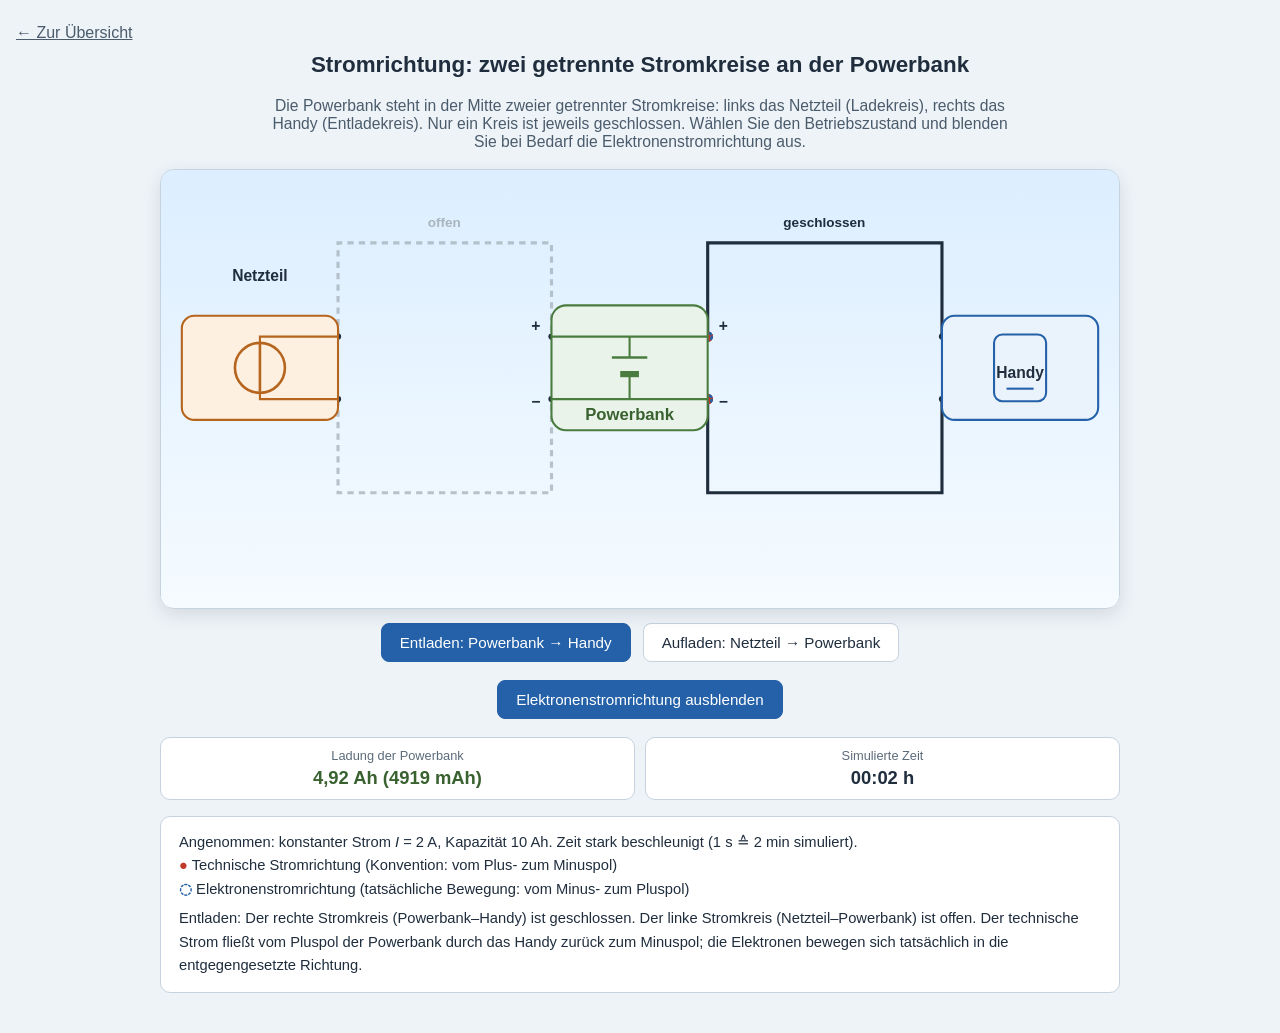
<file: stromrichtung/index.html>
<!DOCTYPE html>
<html lang="de">
<head>
<meta charset="UTF-8">
<meta name="viewport" content="width=device-width, initial-scale=1">
<title>Technische und physikalische Stromrichtung</title>
<style>
  :root {
    --bg: #eef3f8;
    --sky-top: #dceeff;
    --sky-bottom: #f5fbff;
    --ink: #1f2d3d;
    --panel: #ffffff;
    --border: #c6d3de;
    --accent: #c0392b;    /* technische Stromrichtung */
    --accent2: #2461a8;   /* Elektronenstromrichtung */
    --pb-fill: #eaf3ea;   --pb-border: #4a7c3f; --pb-dark:#3a6230;
    --net-fill: #fdf0e0;  --net-border: #b5651d;
    --handy-fill: #eaf3fb; --handy-border: #2461a8;
    --inactive: #a9b4bd;
  }
  * { box-sizing: border-box; }
  body {
    margin: 0; font-family: "Segoe UI", Calibri, Arial, sans-serif;
    background: var(--bg); color: var(--ink);
    display: flex; flex-direction: column; align-items: center;
    padding: 24px 16px 40px;
  }
  h1 { font-size: 1.4rem; margin: 0 0 4px; text-align: center; }
  .subtitle { color: #4a5b6b; margin-bottom: 18px; text-align: center; max-width: 760px; font-size: 0.98rem; }

  .stage {
    position: relative; width: min(960px, 96vw);
    background: linear-gradient(var(--sky-top), var(--sky-bottom));
    border: 1px solid var(--border); border-radius: 14px; overflow: hidden;
    box-shadow: 0 6px 18px rgba(20,40,60,0.12);
  }
  svg { display: block; width: 100%; height: auto; }

  .box-rect { stroke-width: 2; }
  .box-pb { fill: var(--pb-fill); stroke: var(--pb-border); }
  .box-net { fill: var(--net-fill); stroke: var(--net-border); }
  .box-handy { fill: var(--handy-fill); stroke: var(--handy-border); }
  .box-text { fill: var(--ink); font-size: 16px; font-weight: 600; text-anchor: middle; }
  .terminal-label { fill: var(--ink); font-size: 15px; font-weight: 700; text-anchor: middle; }
  .junction { fill: var(--ink); }

  .wire-line { stroke: var(--ink); stroke-width: 3; fill: none; transition: stroke .25s, opacity .25s; }
  .wire-line.inactive { stroke: var(--inactive); stroke-dasharray: 6 5; opacity: .8; }

  .lane.tech circle { fill: var(--accent); }
  .lane.electron circle { fill: none; stroke: var(--accent2); stroke-width: 2; stroke-dasharray: 3 2; }
  .lane { transition: opacity .2s; }
  .lane.hidden-electrons.electron { opacity: 0; }
  .loop-inactive .lane { opacity: 0 !important; }

  @keyframes flowForward  { from { offset-distance: 0%; } to { offset-distance: 100%; } }
  @keyframes flowBackward { from { offset-distance: 100%; } to { offset-distance: 0%; } }
  .dot.forward  { animation: flowForward 2.6s linear infinite; offset-rotate: 0deg; }
  .dot.backward { animation: flowBackward 2.6s linear infinite; offset-rotate: 0deg; }
  .dot.forward:nth-child(2), .dot.backward:nth-child(2) { animation-delay: -0.9s; }
  .dot.forward:nth-child(3), .dot.backward:nth-child(3) { animation-delay: -1.8s; }

  .switch-badge { font-size: 13px; font-weight: 600; text-anchor: middle; }
  .switch-badge.open { fill: var(--inactive); }
  .switch-badge.closed { fill: var(--ink); }

  .controls { display: flex; gap: 12px; flex-wrap: wrap; justify-content: center; margin: 14px 0 4px; }
  button {
    font-size: 0.95rem; padding: 10px 18px; border-radius: 8px;
    border: 1px solid var(--border); background: var(--panel); cursor: pointer;
    color: var(--ink); transition: transform .08s ease, box-shadow .15s ease, background .15s;
  }
  button:hover { box-shadow: 0 3px 10px rgba(20,40,60,0.15); }
  button:active { transform: translateY(1px); }
  button.primary { background: var(--accent2); color: white; border-color: var(--accent2); }
  button.elec-btn { background: #eaf1fb; border-color: var(--accent2); color: var(--accent2); }
  button.elec-btn.active { background: var(--accent2); color: white; }

  .readout {
    width: min(960px, 96vw); display: grid; grid-template-columns: repeat(2, 1fr);
    gap: 10px; margin-top: 14px;
  }
  .card {
    background: var(--panel); border: 1px solid var(--border); border-radius: 10px;
    padding: 10px 14px; text-align: center;
  }
  .card .label { font-size: 0.8rem; color: #5c6b7a; margin-bottom: 4px; }
  .card .value { font-size: 1.15rem; font-weight: 600; }
  .card.ah .value { color: var(--pb-dark); }

  .legend {
    width: min(960px, 96vw); margin-top: 16px; background: var(--panel);
    border: 1px solid var(--border); border-radius: 10px; padding: 14px 18px;
    font-size: 0.92rem; line-height: 1.6;
  }
  .legend b.tech { color: var(--accent); }
  .legend b.elec { color: var(--accent2); }
  .mode-caption { margin-top: 6px; }
</style>
</head>
<body>
<p style="align-self:flex-start;margin:0 0 .6rem"><a href="../" style="color:#4a5b6b">← Zur Übersicht</a></p>

<h1>Stromrichtung: zwei getrennte Stromkreise an der Powerbank</h1>
<p class="subtitle">
  Die Powerbank steht in der Mitte zweier getrennter Stromkreise: links das Netzteil (Ladekreis), rechts das Handy (Entladekreis).
  Nur ein Kreis ist jeweils geschlossen. Wählen Sie den Betriebszustand und blenden Sie bei Bedarf die Elektronenstromrichtung aus.
</p>

<div class="stage">
  <svg viewBox="0 0 920 420" xmlns="http://www.w3.org/2000/svg">
    <defs>
      <linearGradient id="bgGrad" x1="0" y1="0" x2="0" y2="1">
        <stop offset="0%" stop-color="#dceeff"/>
        <stop offset="100%" stop-color="#f5fbff"/>
      </linearGradient>
    </defs>
    <rect width="920" height="420" fill="url(#bgGrad)"></rect>

    <!-- ===== linker Stromkreis: Netzteil -> Powerbank ===== -->
    <g id="leftCircuit">
      <path class="wire-line" id="leftTop" d="M170,160 L170,70 L375,70 L375,160"></path>
      <path class="wire-line" id="leftBottom" d="M170,220 L170,310 L375,310 L375,220"></path>
      <circle class="junction" cx="170" cy="160" r="3"></circle>
      <circle class="junction" cx="170" cy="220" r="3"></circle>
      <circle class="junction" cx="375" cy="160" r="3"></circle>
      <circle class="junction" cx="375" cy="220" r="3"></circle>
      <text class="switch-badge" id="leftBadge" x="272" y="55">offen</text>

      <g class="lane tech" id="leftTopTech">
        <circle class="dot forward" cx="0" cy="0" r="5" style="offset-path: path('M170,160 L170,70 L375,70 L375,160')"></circle>
        <circle class="dot forward" cx="0" cy="0" r="5" style="offset-path: path('M170,160 L170,70 L375,70 L375,160')"></circle>
        <circle class="dot forward" cx="0" cy="0" r="5" style="offset-path: path('M170,160 L170,70 L375,70 L375,160')"></circle>
      </g>
      <g class="lane electron" id="leftTopElec">
        <circle class="dot backward" cx="0" cy="0" r="4" style="offset-path: path('M170,160 L170,70 L375,70 L375,160')"></circle>
        <circle class="dot backward" cx="0" cy="0" r="4" style="offset-path: path('M170,160 L170,70 L375,70 L375,160')"></circle>
        <circle class="dot backward" cx="0" cy="0" r="4" style="offset-path: path('M170,160 L170,70 L375,70 L375,160')"></circle>
      </g>
      <g class="lane tech" id="leftBottomTech">
        <circle class="dot backward" cx="0" cy="0" r="5" style="offset-path: path('M170,220 L170,310 L375,310 L375,220')"></circle>
        <circle class="dot backward" cx="0" cy="0" r="5" style="offset-path: path('M170,220 L170,310 L375,310 L375,220')"></circle>
        <circle class="dot backward" cx="0" cy="0" r="5" style="offset-path: path('M170,220 L170,310 L375,310 L375,220')"></circle>
      </g>
      <g class="lane electron" id="leftBottomElec">
        <circle class="dot forward" cx="0" cy="0" r="4" style="offset-path: path('M170,220 L170,310 L375,310 L375,220')"></circle>
        <circle class="dot forward" cx="0" cy="0" r="4" style="offset-path: path('M170,220 L170,310 L375,310 L375,220')"></circle>
        <circle class="dot forward" cx="0" cy="0" r="4" style="offset-path: path('M170,220 L170,310 L375,310 L375,220')"></circle>
      </g>
    </g>

    <!-- ===== rechter Stromkreis: Powerbank -> Handy ===== -->
    <g id="rightCircuit">
      <path class="wire-line" id="rightTop" d="M525,160 L525,70 L750,70 L750,160"></path>
      <path class="wire-line" id="rightBottom" d="M525,220 L525,310 L750,310 L750,220"></path>
      <circle class="junction" cx="525" cy="160" r="3"></circle>
      <circle class="junction" cx="525" cy="220" r="3"></circle>
      <circle class="junction" cx="750" cy="160" r="3"></circle>
      <circle class="junction" cx="750" cy="220" r="3"></circle>
      <text class="switch-badge" id="rightBadge" x="637" y="55">offen</text>

      <g class="lane tech" id="rightTopTech">
        <circle class="dot forward" cx="0" cy="0" r="5" style="offset-path: path('M525,160 L525,70 L750,70 L750,160')"></circle>
        <circle class="dot forward" cx="0" cy="0" r="5" style="offset-path: path('M525,160 L525,70 L750,70 L750,160')"></circle>
        <circle class="dot forward" cx="0" cy="0" r="5" style="offset-path: path('M525,160 L525,70 L750,70 L750,160')"></circle>
      </g>
      <g class="lane electron" id="rightTopElec">
        <circle class="dot backward" cx="0" cy="0" r="4" style="offset-path: path('M525,160 L525,70 L750,70 L750,160')"></circle>
        <circle class="dot backward" cx="0" cy="0" r="4" style="offset-path: path('M525,160 L525,70 L750,70 L750,160')"></circle>
        <circle class="dot backward" cx="0" cy="0" r="4" style="offset-path: path('M525,160 L525,70 L750,70 L750,160')"></circle>
      </g>
      <g class="lane tech" id="rightBottomTech">
        <circle class="dot backward" cx="0" cy="0" r="5" style="offset-path: path('M525,220 L525,310 L750,310 L750,220')"></circle>
        <circle class="dot backward" cx="0" cy="0" r="5" style="offset-path: path('M525,220 L525,310 L750,310 L750,220')"></circle>
        <circle class="dot backward" cx="0" cy="0" r="5" style="offset-path: path('M525,220 L525,310 L750,310 L750,220')"></circle>
      </g>
      <g class="lane electron" id="rightBottomElec">
        <circle class="dot forward" cx="0" cy="0" r="4" style="offset-path: path('M525,220 L525,310 L750,310 L750,220')"></circle>
        <circle class="dot forward" cx="0" cy="0" r="4" style="offset-path: path('M525,220 L525,310 L750,310 L750,220')"></circle>
        <circle class="dot forward" cx="0" cy="0" r="4" style="offset-path: path('M525,220 L525,310 L750,310 L750,220')"></circle>
      </g>
    </g>

    <!-- ===== Netzteil (links) — Schaltzeichen Spannungsquelle ===== -->
    <rect class="box-rect box-net" x="20" y="140" width="150" height="100" rx="12"></rect>
    <path d="M95,166 L95,160 L170,160" fill="none" stroke="#b5651d" stroke-width="2"></path>
    <path d="M95,214 L95,220 L170,220" fill="none" stroke="#b5651d" stroke-width="2"></path>
    <circle cx="95" cy="190" r="24" fill="none" stroke="#b5651d" stroke-width="2.5"></circle>
    <line x1="95" y1="167" x2="95" y2="213" stroke="#b5651d" stroke-width="2.5"></line>
    <text class="box-text" x="95" y="107" style="font-size:15px">Netzteil</text>

    <!-- ===== Powerbank (Mitte) — Schaltzeichen Batterie (eine Zelle), an beide Stromkreise angeschlossen ===== -->
    <rect class="box-rect box-pb" x="375" y="130" width="150" height="120" rx="14"></rect>
    <line x1="375" y1="160" x2="525" y2="160" stroke="#4a7c3f" stroke-width="2"></line>
    <line x1="375" y1="220" x2="525" y2="220" stroke="#4a7c3f" stroke-width="2"></line>
    <line x1="450" y1="160" x2="450" y2="180" stroke="#4a7c3f" stroke-width="2"></line>
    <line x1="433" y1="180" x2="467" y2="180" stroke="#4a7c3f" stroke-width="2.5"></line>
    <line x1="441" y1="196" x2="459" y2="196" stroke="#4a7c3f" stroke-width="6"></line>
    <line x1="450" y1="196" x2="450" y2="220" stroke="#4a7c3f" stroke-width="2"></line>
    <text class="box-text" x="450" y="240" style="fill:#3a6230">Powerbank</text>
    <text class="terminal-label" x="360" y="155">+</text>
    <text class="terminal-label" x="360" y="228">−</text>
    <text class="terminal-label" x="540" y="155">+</text>
    <text class="terminal-label" x="540" y="228">−</text>

    <!-- ===== Handy (rechts) ===== -->
    <rect class="box-rect box-handy" x="750" y="140" width="150" height="100" rx="12"></rect>
    <rect x="800" y="158" width="50" height="64" rx="8" fill="none" stroke="#2461a8" stroke-width="2"></rect>
    <line x1="812" y1="210" x2="838" y2="210" stroke="#2461a8" stroke-width="2"></line>
    <text class="box-text" x="825" y="200" style="font-size:15px">Handy</text>
  </svg>
</div>

<div class="controls">
  <button id="btnDischarge" class="primary">Entladen: Powerbank → Handy</button>
  <button id="btnCharge">Aufladen: Netzteil → Powerbank</button>
</div>
<div class="controls">
  <button id="btnElectrons" class="elec-btn active">Elektronenstromrichtung ausblenden</button>
</div>

<div class="readout">
  <div class="card ah">
    <div class="label">Ladung der Powerbank</div>
    <div class="value" id="ahOut">5,00 Ah (5000 mAh)</div>
  </div>
  <div class="card">
    <div class="label">Simulierte Zeit</div>
    <div class="value" id="timeOut">00:00 h</div>
  </div>
</div>

<div class="legend">
  <div>Angenommen: konstanter Strom <em>I</em> = 2 A, Kapazität 10 Ah. Zeit stark beschleunigt (1 s ≙ 2 min simuliert).</div>
  <div><b class="tech">●</b> Technische Stromrichtung (Konvention: vom Plus- zum Minuspol)</div>
  <div><b class="elec">◌</b> Elektronenstromrichtung (tatsächliche Bewegung: vom Minus- zum Pluspol)</div>
  <div class="mode-caption" id="modeCaption">
    Entladen: Der rechte Stromkreis (Powerbank–Handy) ist geschlossen. Der linke Stromkreis (Netzteil–Powerbank) ist offen.
  </div>
</div>

<script>
  const leftCircuit = document.getElementById('leftCircuit');
  const rightCircuit = document.getElementById('rightCircuit');
  const leftTop = document.getElementById('leftTop');
  const leftBottom = document.getElementById('leftBottom');
  const rightTop = document.getElementById('rightTop');
  const rightBottom = document.getElementById('rightBottom');
  const leftBadge = document.getElementById('leftBadge');
  const rightBadge = document.getElementById('rightBadge');
  const btnDischarge = document.getElementById('btnDischarge');
  const btnCharge = document.getElementById('btnCharge');
  const btnElectrons = document.getElementById('btnElectrons');
  const caption = document.getElementById('modeCaption');

  let mode = 'discharge'; // discharge -> rechter Kreis aktiv, charge -> linker Kreis aktiv
  let electronsVisible = true;

  const texts = {
    discharge: "Entladen: Der rechte Stromkreis (Powerbank–Handy) ist geschlossen. Der linke Stromkreis (Netzteil–Powerbank) ist offen. Der technische Strom fließt vom Pluspol der Powerbank durch das Handy zurück zum Minuspol; die Elektronen bewegen sich tatsächlich in die entgegengesetzte Richtung.",
    charge: "Aufladen: Der linke Stromkreis (Netzteil–Powerbank) ist geschlossen. Der rechte Stromkreis (Powerbank–Handy) ist offen. Der technische Strom fließt nun in den Pluspol der Powerbank hinein; die Bewegungsrichtung von Strom und Elektronen kehrt sich gegenüber dem Entladen um."
  };

  function applyMode() {
    const dischargeActive = mode === 'discharge';

    leftCircuit.classList.toggle('loop-inactive', dischargeActive);
    rightCircuit.classList.toggle('loop-inactive', !dischargeActive);

    [leftTop, leftBottom].forEach(el => el.classList.toggle('inactive', dischargeActive));
    [rightTop, rightBottom].forEach(el => el.classList.toggle('inactive', !dischargeActive));

    leftBadge.textContent = dischargeActive ? 'offen' : 'geschlossen';
    leftBadge.setAttribute('class', 'switch-badge ' + (dischargeActive ? 'open' : 'closed'));
    rightBadge.textContent = dischargeActive ? 'geschlossen' : 'offen';
    rightBadge.setAttribute('class', 'switch-badge ' + (dischargeActive ? 'closed' : 'open'));

    btnDischarge.classList.toggle('primary', dischargeActive);
    btnCharge.classList.toggle('primary', !dischargeActive);

    caption.textContent = texts[mode];
  }

  function applyElectrons() {
    document.querySelectorAll('.lane.electron').forEach(el => {
      el.classList.toggle('hidden-electrons', !electronsVisible);
    });
    btnElectrons.classList.toggle('active', electronsVisible);
    btnElectrons.textContent = electronsVisible
      ? 'Elektronenstromrichtung ausblenden'
      : 'Elektronenstromrichtung einblenden';
  }

  btnDischarge.addEventListener('click', () => { mode = 'discharge'; applyMode(); });
  btnCharge.addEventListener('click', () => { mode = 'charge'; applyMode(); });
  btnElectrons.addEventListener('click', () => { electronsVisible = !electronsVisible; applyElectrons(); });

  applyMode();
  applyElectrons();

  // ===== Ah-Zähler über die simulierte Zeit =====
  const capacity = 10;      // Ah, Gesamtkapazität der Powerbank
  const current = 2;        // A, angenommener konstanter Strom
  const accel = 120;        // simulierte Sekunden pro Realsekunde
  let charge = 5;           // Ah, Startladung
  let simSeconds = 0;
  let lastTs = null;

  const ahOut = document.getElementById('ahOut');
  const timeOut = document.getElementById('timeOut');

  function fmtAh(v) {
    return v.toFixed(2).replace('.', ',') + ' Ah (' + Math.round(v * 1000) + ' mAh)';
  }
  function fmtTime(s) {
    const h = Math.floor(s / 3600);
    const m = Math.floor((s % 3600) / 60);
    return String(h).padStart(2, '0') + ':' + String(m).padStart(2, '0') + ' h';
  }

  function tick(ts) {
    if (lastTs === null) lastTs = ts;
    const dtReal = (ts - lastTs) / 1000;
    lastTs = ts;
    const dtSim = dtReal * accel;
    simSeconds += dtSim;
    const dAh = current * dtSim / 3600;
    charge += (mode === 'charge' ? dAh : -dAh);
    charge = Math.max(0, Math.min(capacity, charge));
    ahOut.textContent = fmtAh(charge);
    timeOut.textContent = fmtTime(simSeconds);
    requestAnimationFrame(tick);
  }
  requestAnimationFrame(tick);
</script>

</body>
</html>
</file>
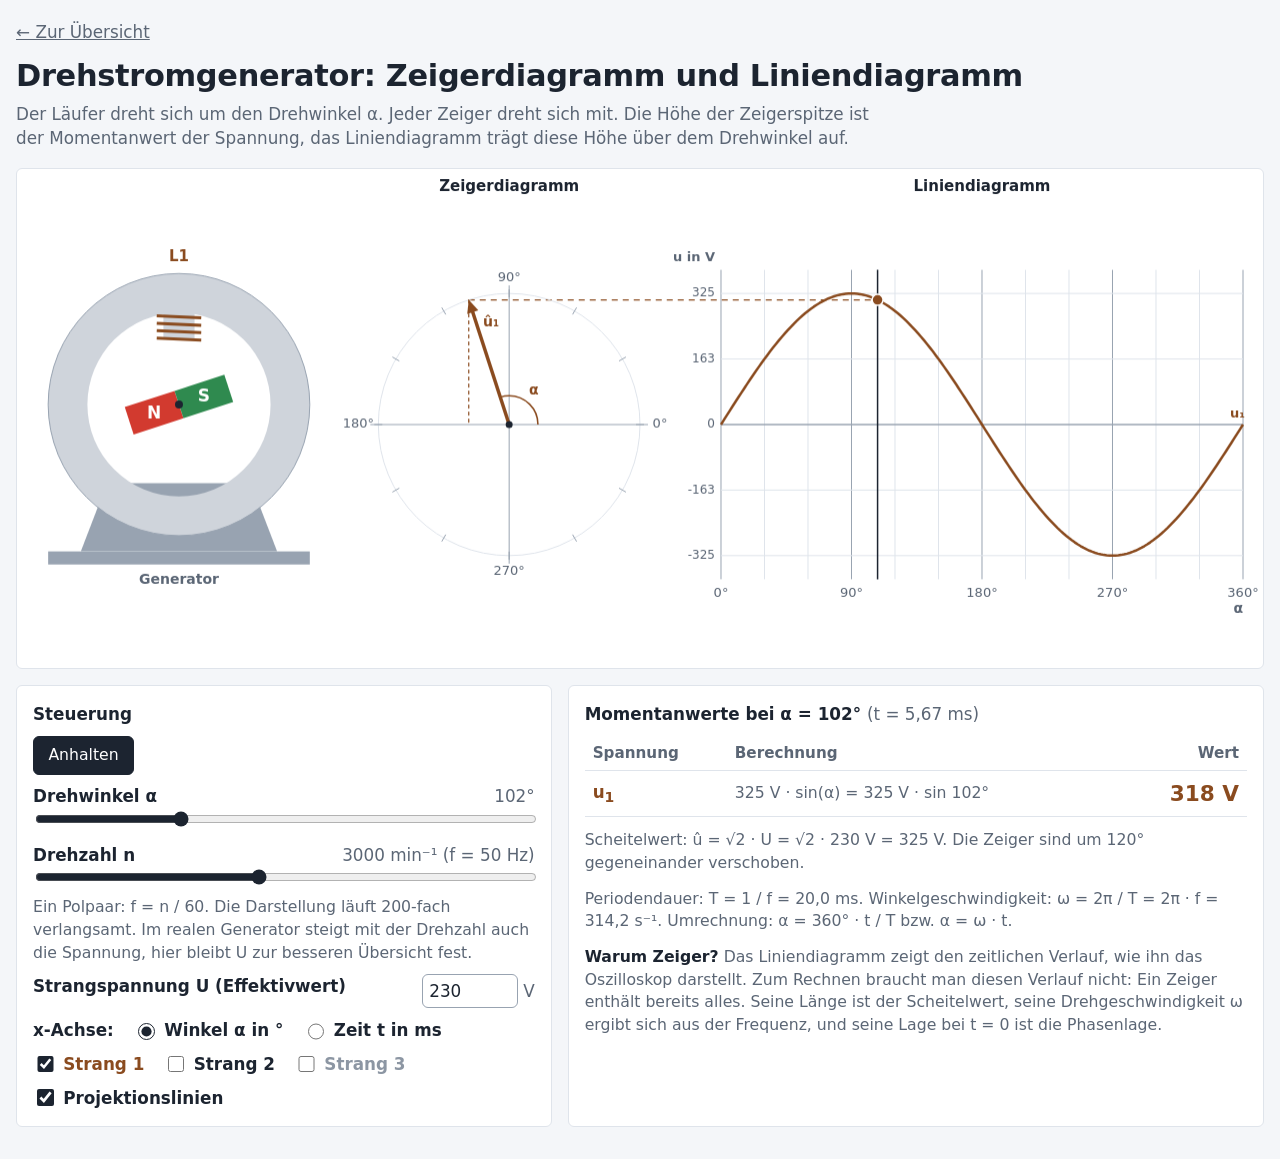
<file: zeigerdiagramm/index.html>
<!DOCTYPE html>
<html lang="de">
<head>
<meta charset="utf-8">
<meta name="viewport" content="width=device-width, initial-scale=1, viewport-fit=cover">
<title>Drehstromgenerator – Zeiger- und Liniendiagramm</title>
<style>
:root {
  --bg: #f4f6f9; --surface: #ffffff; --ink: #1c2430; --muted: #5b6675;
  --grid: #dfe4eb; --axis: #98a3b1;
  --l1: #8a4b1f; --l2: #1c2430; --l3: #8c96a3;
  --north: #d23a2f; --south: #2f8a4f; --copper: #b8732e; --core: #cfd4db; --focus: #1f6fb2;
  box-sizing: border-box;
  padding-top: env(safe-area-inset-top, 0px);
  padding-bottom: env(safe-area-inset-bottom, 0px);
}
@media (prefers-color-scheme: dark) {
  :root:not([data-theme="light"]) {
    --bg: #12161c; --surface: #1a2029; --ink: #e6ebf1; --muted: #9aa6b4;
    --grid: #29323e; --axis: #56657a;
    --l1: #d0884f; --l2: #e6ebf1; --l3: #7f8b99;
    --north: #e5584d; --south: #45a96a; --copper: #d08a45; --core: #3a4350; --focus: #5aa6e8;
  }
}
:root[data-theme="dark"] {
  --bg: #12161c; --surface: #1a2029; --ink: #e6ebf1; --muted: #9aa6b4;
  --grid: #29323e; --axis: #56657a;
  --l1: #d0884f; --l2: #e6ebf1; --l3: #7f8b99;
  --north: #e5584d; --south: #45a96a; --copper: #d08a45; --core: #3a4350; --focus: #5aa6e8;
}
*, *::before, *::after { box-sizing: inherit; }
html { scroll-padding-top: env(safe-area-inset-top, 0px); }
body {
  margin: 0; background: var(--bg); color: var(--ink);
  font-family: system-ui, -apple-system, "Segoe UI", Roboto, "Helvetica Neue", Arial, sans-serif;
  font-size: 1.05rem; line-height: 1.45;
}
.wrap { max-width: 1280px; margin: 0 auto; padding: 1.25rem 1rem 2rem; }
h1 { font-size: 1.9rem; font-weight: 700; margin: 0 0 .25rem; letter-spacing: -.01em; }
.lead { margin: 0 0 1.1rem; color: var(--muted); max-width: 80ch; }
.panel { background: var(--surface); border: 1px solid var(--grid); border-radius: 6px; overflow: hidden; }
canvas { display: block; width: 100%; aspect-ratio: 2.5 / 1; touch-action: none; }
canvas:focus-visible, button:focus-visible, input:focus-visible { outline: 3px solid var(--focus); outline-offset: 2px; }

.below { display: grid; grid-template-columns: 1fr 1.3fr; gap: 1rem; margin-top: 1rem; }
.box { background: var(--surface); border: 1px solid var(--grid); border-radius: 6px; padding: 1rem; }
.box h2 { font-size: 1.05rem; margin: 0 0 .6rem; }
.btn { font: inherit; font-size: .98rem; border: 1px solid var(--axis); border-radius: 6px; padding: .45rem .9rem; background: transparent; color: var(--ink); cursor: pointer; }
.btn.primary { background: var(--ink); color: var(--surface); border-color: var(--ink); }
.field { margin: .6rem 0; }
.field label { display: flex; justify-content: space-between; gap: 1rem; font-weight: 600; }
.field label span { font-weight: 400; color: var(--muted); font-variant-numeric: tabular-nums; }
input[type="range"] { width: 100%; accent-color: var(--ink); }
input[type="number"] { font: inherit; width: 6rem; padding: .25rem .4rem; border: 1px solid var(--axis); border-radius: 6px; background: var(--surface); color: var(--ink); }
.row { display: flex; flex-wrap: wrap; gap: .4rem 1.2rem; align-items: center; margin-top: .6rem; }
.check { display: inline-flex; gap: .4rem; align-items: center; font-weight: 600; cursor: pointer; }
.check input { accent-color: var(--ink); width: 1.05rem; height: 1.05rem; }
.l1 { color: var(--l1); } .l2 { color: var(--l2); } .l3 { color: var(--l3); }

table { border-collapse: collapse; width: 100%; font-variant-numeric: tabular-nums; }
th, td { text-align: left; padding: .4rem .5rem; border-bottom: 1px solid var(--grid); }
th { font-weight: 600; color: var(--muted); font-size: .95rem; }
td.num { text-align: right; font-size: 1.35rem; font-weight: 700; width: 9rem; }
td.calc { color: var(--muted); font-size: .98rem; }
tr.sum td { border-bottom: 0; }
.note { margin: .8rem 0 0; color: var(--muted); font-size: .98rem; }

@media (max-width: 760px) {
  canvas { aspect-ratio: 1 / 1.1; }
  .below { grid-template-columns: 1fr; }
  h1 { font-size: 1.6rem; }
  td.num { width: 7rem; font-size: 1.2rem; }
}
</style>
</head>
<body>
<div class="wrap">
  <p style="margin:0 0 .6rem"><a href="../" style="color:var(--muted)">← Zur Übersicht</a></p>
  <h1>Drehstromgenerator: Zeigerdiagramm und Liniendiagramm</h1>
  <p class="lead">Der Läufer dreht sich um den Drehwinkel α. Jeder Zeiger dreht sich mit. Die Höhe der Zeigerspitze ist der Momentanwert der Spannung, das Liniendiagramm trägt diese Höhe über dem Drehwinkel auf.</p>

  <div class="panel"><canvas id="cv" tabindex="0" aria-label="Generator, Zeigerdiagramm und Liniendiagramm. Im Zeigerdiagramm ziehen oder mit Pfeiltasten den Drehwinkel verstellen."></canvas></div>

  <div class="below">
    <div class="box">
      <h2>Steuerung</h2>
      <button id="run" class="btn primary">Anhalten</button>
      <div class="field">
        <label for="alpha">Drehwinkel α <span id="alphaOut"></span></label>
        <input id="alpha" type="range" min="0" max="359" step="1" value="0">
      </div>
      <div class="field">
        <label for="speed">Drehzahl n <span id="speedOut"></span></label>
        <input id="speed" type="range" min="600" max="6000" step="300" value="3000">
        <p class="note" style="margin:.3rem 0 0">Ein Polpaar: f = n / 60. Die Darstellung läuft 200-fach verlangsamt. Im realen Generator steigt mit der Drehzahl auch die Spannung, hier bleibt U zur besseren Übersicht fest.</p>
      </div>
      <div class="field">
        <label for="ueff">Strangspannung U (Effektivwert) <span><input id="ueff" type="number" min="1" max="1000" step="1" value="230"> V</span></label>
      </div>
      <div class="row">
        <span style="font-weight:600">x-Achse:</span>
        <label class="check"><input type="radio" name="xax" value="deg" checked> Winkel α in °</label>
        <label class="check"><input type="radio" name="xax" value="ms"> Zeit t in ms</label>
      </div>
      <div class="row">
        <label class="check l1"><input type="checkbox" id="s1" checked> Strang 1</label>
        <label class="check l2"><input type="checkbox" id="s2"> Strang 2</label>
        <label class="check l3"><input type="checkbox" id="s3"> Strang 3</label>
      </div>
      <div class="row">
        <label class="check"><input type="checkbox" id="proj" checked> Projektionslinien</label>
      </div>
    </div>

    <div class="box">
      <h2>Momentanwerte bei α = <span id="aHead">0°</span> <span style="font-weight:400;color:var(--muted)">(t = <span id="tHead">0</span> ms)</span></h2>
      <table>
        <thead><tr><th>Spannung</th><th>Berechnung</th><th style="text-align:right">Wert</th></tr></thead>
        <tbody>
          <tr><td class="l1"><b>u<sub>1</sub></b></td><td class="calc" id="c1"></td><td class="num l1" id="v1"></td></tr>
          <tr><td class="l2"><b>u<sub>2</sub></b></td><td class="calc" id="c2"></td><td class="num l2" id="v2"></td></tr>
          <tr><td class="l3"><b>u<sub>3</sub></b></td><td class="calc" id="c3"></td><td class="num l3" id="v3"></td></tr>
          <tr class="sum"><td><b>Summe</b></td><td class="calc">u<sub>1</sub> + u<sub>2</sub> + u<sub>3</sub></td><td class="num" id="vs"></td></tr>
        </tbody>
      </table>
      <p class="note" id="uhat"></p>
      <p class="note" id="omega"></p>
      <p class="note"><b style="color:var(--ink)">Warum Zeiger?</b> Das Liniendiagramm zeigt den zeitlichen Verlauf, wie ihn das Oszilloskop darstellt. Zum Rechnen braucht man diesen Verlauf nicht: Ein Zeiger enthält bereits alles. Seine Länge ist der Scheitelwert, seine Drehgeschwindigkeit ω ergibt sich aus der Frequenz, und seine Lage bei t = 0 ist die Phasenlage.</p>
    </div>
  </div>
</div>

<script>
(function () {
  const reduced = window.matchMedia && window.matchMedia("(prefers-reduced-motion: reduce)").matches;
  const cv = document.getElementById("cv");
  const ctx = cv.getContext("2d");
  const $ = id => document.getElementById(id);
  const FONT = "system-ui, -apple-system, Segoe UI, Roboto, Helvetica Neue, Arial, sans-serif";
  const RAD = Math.PI / 180;
  const SHIFT = [0, 120, 240];
  const SLOW = 200;   // Zeitlupenfaktor der Darstellung

  const s = { alpha: 0, running: !reduced, n: 3000, U: 230, show: [true, false, false], proj: true, dragging: false, f: 50, xax: "deg" };
  let G = {};

  const css = n => getComputedStyle(document.documentElement).getPropertyValue(n).trim();
  const fmt = (v, d) => {
    if (Math.abs(v) < 0.5 * Math.pow(10, -d)) v = 0;
    return v.toLocaleString("de-DE", { minimumFractionDigits: d, maximumFractionDigits: d });
  };
  const uhat = () => s.U * Math.SQRT2;
  const uk = (k, a) => uhat() * Math.sin((a - SHIFT[k]) * RAD);
  const norm = a => ((a % 360) + 360) % 360;
  const colors = () => [css("--l1"), css("--l2"), css("--l3")];

  function fit() {
    const r = cv.getBoundingClientRect(), dpr = window.devicePixelRatio || 1;
    cv.width = Math.max(1, Math.round(r.width * dpr));
    cv.height = Math.max(1, Math.round(r.height * dpr));
    ctx.setTransform(dpr, 0, 0, dpr, 0, 0);
  }
  if ("ResizeObserver" in window) new ResizeObserver(fit).observe(cv);
  window.addEventListener("resize", fit);
  fit();

  function layout(w, h) {
    if (w >= 700) {
      const cy = h / 2 + 6;
      const R = Math.min(w * 0.105, h * 0.36);
      return { wide: true, w, h,
        gen: { cx: w * 0.13, cy: cy - h * 0.04, r: Math.min(w * 0.105, h * 0.33) },
        z: { cx: w * 0.395, cy, R },
        plot: { left: w * 0.565, right: w - 20, cy, R } };
    }
    const topH = h * 0.5;
    const R = Math.min(w * 0.19, topH * 0.36);
    return { wide: false, w, h,
      gen: { cx: w * 0.26, cy: topH / 2 - 4, r: Math.min(w * 0.19, topH * 0.33) },
      z: { cx: w * 0.74, cy: topH / 2 + 6, R },
      plot: { left: 52, right: w - 14, cy: topH + (h - topH) / 2 - 4, R: (h - topH) * 0.36 } };
  }

  // ---------- Bedienung ----------
  function setAlpha(a) { s.alpha = norm(a); }
  $("run").addEventListener("click", () => { s.running = !s.running; syncRun(); });
  function syncRun() { $("run").textContent = s.running ? "Anhalten" : "Starten"; }
  $("alpha").addEventListener("input", e => { s.running = false; syncRun(); setAlpha(+e.target.value); });
  $("speed").addEventListener("input", e => { s.n = +e.target.value; s.f = s.n / 60; labels(); });
  $("ueff").addEventListener("input", e => { const v = parseFloat(e.target.value); if (v > 0) s.U = v; labels(); });
  function syncRows() {
    [1, 2, 3].forEach(k => { $("v" + k).closest("tr").hidden = !s.show[k - 1]; });
    $("vs").closest("tr").hidden = !(s.show[0] && s.show[1] && s.show[2]);
  }
  [1, 2, 3].forEach(k => $("s" + k).addEventListener("change", e => { s.show[k - 1] = e.target.checked; syncRows(); }));
  syncRows();
  $("proj").addEventListener("change", e => { s.proj = e.target.checked; });
  document.querySelectorAll('input[name="xax"]').forEach(r => r.addEventListener("change", e => { s.xax = e.target.value; }));
  const Tms = () => 1000 / s.f;
  function labels() {
    $("speedOut").textContent = s.n + " min⁻¹ (f = " + fmt(s.f, 0) + " Hz)";
    const T = Tms();
    $("omega").innerHTML = "Periodendauer: T = 1 / f = " + fmt(T, T < 10 ? 2 : 1) + " ms. "
      + "Winkelgeschwindigkeit: ω = 2π / T = 2π · f = " + fmt(2 * Math.PI * s.f, 1) + " s⁻¹. "
      + "Umrechnung: α = 360° · t / T bzw. α = ω · t.";
    $("uhat").innerHTML = "Scheitelwert: û = √2 · U = √2 · " + fmt(s.U, 0) + " V = " + fmt(uhat(), 0) + " V. "
      + "Die Zeiger sind um 120° gegeneinander verschoben.";
  }

  function angleAt(e) {
    const r = cv.getBoundingClientRect();
    const x = e.clientX - r.left - G.z.cx, y = e.clientY - r.top - G.z.cy;
    return { a: Math.atan2(-y, x) / RAD, d: Math.hypot(x, y) };
  }
  cv.addEventListener("pointerdown", e => {
    const p = angleAt(e);
    if (p.d > G.z.R * 1.35) return;
    s.dragging = true; s.running = false; syncRun();
    setAlpha(p.a); cv.setPointerCapture(e.pointerId);
  });
  cv.addEventListener("pointermove", e => { if (s.dragging) setAlpha(angleAt(e).a); });
  const end = () => { s.dragging = false; };
  cv.addEventListener("pointerup", end); cv.addEventListener("pointercancel", end);
  cv.addEventListener("keydown", e => {
    const st = e.shiftKey ? 1 : 15;
    if (e.key === "ArrowRight" || e.key === "ArrowUp") { setAlpha(s.alpha + st); s.running = false; syncRun(); e.preventDefault(); }
    if (e.key === "ArrowLeft" || e.key === "ArrowDown") { setAlpha(s.alpha - st); s.running = false; syncRun(); e.preventDefault(); }
    if (e.key === " ") { s.running = !s.running; syncRun(); e.preventDefault(); }
  });

  // ---------- Zeichenhilfen ----------
  function arrow(x0, y0, x1, y1, color, width) {
    const ang = Math.atan2(y1 - y0, x1 - x0), len = Math.hypot(x1 - x0, y1 - y0);
    const hs = Math.min(13, len * 0.25);
    ctx.strokeStyle = color; ctx.fillStyle = color; ctx.lineWidth = width; ctx.lineCap = "round";
    ctx.beginPath(); ctx.moveTo(x0, y0);
    ctx.lineTo(x1 - Math.cos(ang) * hs * 0.7, y1 - Math.sin(ang) * hs * 0.7); ctx.stroke();
    ctx.save(); ctx.translate(x1, y1); ctx.rotate(ang);
    ctx.beginPath(); ctx.moveTo(0, 0); ctx.lineTo(-hs, -hs * 0.45); ctx.lineTo(-hs, hs * 0.45); ctx.closePath(); ctx.fill();
    ctx.restore();
  }
  function text(t, x, y, color, size, weight, align, base) {
    ctx.fillStyle = color; ctx.font = (weight || "400") + " " + (size || 13) + "px " + FONT;
    ctx.textAlign = align || "center"; ctx.textBaseline = base || "middle"; ctx.fillText(t, x, y);
  }

  // ---------- Generator ----------
  function drawGenerator(C) {
    const { cx, cy, r } = G.gen;
    const ri = r * 0.7;
    // Halter (Fuß mit Grundplatte)
    ctx.fillStyle = css("--axis");
    ctx.beginPath();
    ctx.moveTo(cx - r * 0.55, cy + r * 0.6); ctx.lineTo(cx + r * 0.55, cy + r * 0.6);
    ctx.lineTo(cx + r * 0.75, cy + r * 1.12); ctx.lineTo(cx - r * 0.75, cy + r * 1.12); ctx.closePath(); ctx.fill();
    ctx.fillRect(cx - r * 1.0, cy + r * 1.12, r * 2.0, r * 0.1);
    // Ständer
    ctx.fillStyle = css("--core");
    ctx.beginPath(); ctx.arc(cx, cy, r, 0, 2 * Math.PI); ctx.arc(cx, cy, ri, 0, 2 * Math.PI, true); ctx.fill();
    ctx.strokeStyle = css("--axis"); ctx.lineWidth = 1;
    ctx.beginPath(); ctx.arc(cx, cy, r, 0, 2 * Math.PI); ctx.stroke();
    // Spulen bei 90°, 210°, 330°
    [90, 210, 330].forEach((deg, k) => {
      if (!s.show[k]) return;   // nicht benutzte Spulen ausblenden
      const a = deg * RAD;
      ctx.save();
      ctx.translate(cx + Math.cos(a) * ri, cy - Math.sin(a) * ri);
      ctx.rotate(-a + Math.PI / 2);          // lokale y-Achse zeigt zur Mitte
      const pw = r * 0.34, ph = r * 0.2;
      ctx.fillStyle = css("--core");
      ctx.fillRect(-pw * 0.35, -2, pw * 0.7, ph + 2);
      ctx.strokeStyle = s.show[k] ? C[k] : css("--copper");
      ctx.lineWidth = 3;
      for (let i = 0; i < 4; i++) {
        const y = 3 + i * (ph - 4) / 3;
        ctx.beginPath(); ctx.moveTo(-pw / 2, y); ctx.lineTo(pw / 2, y + 2); ctx.stroke();
      }
      ctx.restore();
      const lx = cx + Math.cos(a) * (r + 16), ly = cy - Math.sin(a) * (r + 16);
      text("L" + (k + 1), lx, ly, C[k], 15, "700");
    });
    // Läufer: N-Pol zeigt bei α = 0 auf Spule 1 (oben)
    const phi = (90 + s.alpha) * RAD;
    const L = r * 0.4, T = r * 0.22;   // Luftspalt zu den Polschuhen (innen bei 0,5 r)
    ctx.save();
    ctx.translate(cx, cy); ctx.rotate(-phi);
    ctx.fillStyle = css("--north"); ctx.fillRect(0, -T / 2, L, T);
    ctx.fillStyle = css("--south"); ctx.fillRect(-L, -T / 2, L, T);
    ctx.fillStyle = "#ffffff"; ctx.font = "700 " + Math.round(T * 0.6) + "px " + FONT;
    ctx.textAlign = "center"; ctx.textBaseline = "middle";
    ctx.save(); ctx.translate(L / 2, 0); ctx.rotate(phi); ctx.fillText("N", 0, 1); ctx.restore();
    ctx.save(); ctx.translate(-L / 2, 0); ctx.rotate(phi); ctx.fillText("S", 0, 1); ctx.restore();
    ctx.restore();
    ctx.fillStyle = css("--ink"); ctx.beginPath(); ctx.arc(cx, cy, 4, 0, 2 * Math.PI); ctx.fill();
    text("Generator", cx, cy + r * 1.22 + 16, css("--muted"), 14, "600");
  }

  // ---------- Zeigerdiagramm ----------
  function drawPhasors(C) {
    const { cx, cy, R } = G.z;
    const muted = css("--muted"), grid = css("--grid"), axis = css("--axis");
    ctx.strokeStyle = grid; ctx.lineWidth = 1;
    ctx.beginPath(); ctx.arc(cx, cy, R, 0, 2 * Math.PI); ctx.stroke();
    ctx.strokeStyle = axis;
    ctx.beginPath(); ctx.moveTo(cx - R - 8, cy); ctx.lineTo(cx + R + 8, cy); ctx.moveTo(cx, cy - R - 8); ctx.lineTo(cx, cy + R + 8); ctx.stroke();
    for (let d = 0; d < 360; d += 30) {
      const a = d * RAD;
      ctx.strokeStyle = axis;
      ctx.beginPath(); ctx.moveTo(cx + Math.cos(a) * (R - 4), cy - Math.sin(a) * (R - 4)); ctx.lineTo(cx + Math.cos(a) * (R + 4), cy - Math.sin(a) * (R + 4)); ctx.stroke();
      if (d % 90 === 0) text(d + "°", cx + Math.cos(a) * (R + 20), cy - Math.sin(a) * (R + 16), muted, 13, "400");
    }
    text("Zeigerdiagramm", cx, G.wide ? 18 : 14, css("--ink"), 15, "600");
    // Winkel α
    if (s.alpha > 1) {
      ctx.strokeStyle = C[0]; ctx.lineWidth = 1.5;
      ctx.beginPath(); ctx.arc(cx, cy, R * 0.22, 0, -s.alpha * RAD, true); ctx.stroke();
      const m = s.alpha / 2 * RAD;
      text("α", cx + Math.cos(m) * R * 0.32, cy - Math.sin(m) * R * 0.32, C[0], 14, "700");
    }
    for (let k = 2; k >= 0; k--) {
      if (!s.show[k]) continue;
      const a = (s.alpha - SHIFT[k]) * RAD;
      const x = cx + Math.cos(a) * R, y = cy - Math.sin(a) * R;
      arrow(cx, cy, x, y, C[k], 3.5);
      text("û" + ["₁", "₂", "₃"][k], cx + Math.cos(a) * (R * 0.78) + 14 * Math.sin(a), cy - Math.sin(a) * (R * 0.78) + 14 * Math.cos(a), C[k], 14, "700");
      // senkrechte Projektion: Höhe = Momentanwert
      ctx.strokeStyle = C[k]; ctx.lineWidth = 1.2; ctx.setLineDash([3, 4]);
      ctx.beginPath(); ctx.moveTo(x, y); ctx.lineTo(x, cy); ctx.stroke(); ctx.setLineDash([]);
    }
    ctx.fillStyle = css("--ink"); ctx.beginPath(); ctx.arc(cx, cy, 3.5, 0, 2 * Math.PI); ctx.fill();
  }

  // ---------- Liniendiagramm ----------
  function drawPlot(C) {
    const { left, right, cy, R } = G.plot;
    const pw = right - left, top = cy - R * 1.18, bot = cy + R * 1.18;
    const muted = css("--muted"), grid = css("--grid"), axis = css("--axis");
    const xAt = a => left + a / 360 * pw;
    const yAt = u => cy - u / uhat() * R;
    ctx.lineWidth = 1;
    for (let d = 0; d <= 360; d += 30) {
      ctx.strokeStyle = d % 90 === 0 ? axis : grid;
      ctx.beginPath(); ctx.moveTo(xAt(d), top); ctx.lineTo(xAt(d), bot); ctx.stroke();
      if (d % 90 === 0) {
        const T = Tms(), v = d / 360 * T;
        text(s.xax === "ms" ? fmt(v, (Math.round(v * 10) / 10) % 1 ? 1 : 0) : d + "°", xAt(d), bot + 14, muted, 13);
      }
    }
    [-1, -0.5, 0, 0.5, 1].forEach(f => {
      const y = cy - f * R;
      ctx.strokeStyle = f === 0 ? axis : grid; ctx.lineWidth = f === 0 ? 1.5 : 1;
      ctx.beginPath(); ctx.moveTo(left, y); ctx.lineTo(right, y); ctx.stroke();
      text(fmt(f * uhat(), 0), left - 6, y, muted, 12, "400", "right");
    });
    text("u in V", left - 6, top - 12, muted, 13, "600", "right");
    text(s.xax === "ms" ? "t in ms" : "α", right, bot + 30, muted, 14, "700", "right");
    text("Liniendiagramm", left + pw / 2, G.wide ? 18 : top - 14, css("--ink"), 15, "600");

    for (let k = 0; k < 3; k++) {
      if (!s.show[k]) continue;
      ctx.strokeStyle = C[k]; ctx.lineWidth = 2.5; ctx.lineJoin = "round";
      ctx.beginPath();
      for (let a = 0; a <= 360; a += 2) { const x = xAt(a), y = yAt(uk(k, a)); a ? ctx.lineTo(x, y) : ctx.moveTo(x, y); }
      ctx.stroke();
      text("u" + ["₁", "₂", "₃"][k], right + 2, yAt(uk(k, 360)) - 10, C[k], 13, "700", "right");
    }
    // Cursor beim aktuellen Winkel
    const xa = xAt(s.alpha);
    ctx.strokeStyle = css("--ink"); ctx.lineWidth = 1.5;
    ctx.beginPath(); ctx.moveTo(xa, top); ctx.lineTo(xa, bot); ctx.stroke();
    for (let k = 0; k < 3; k++) {
      if (!s.show[k]) continue;
      const y = yAt(uk(k, s.alpha));
      if (s.proj && G.wide) {
        const a = (s.alpha - SHIFT[k]) * RAD;
        const zx = G.z.cx + Math.cos(a) * G.z.R, zy = G.z.cy - Math.sin(a) * G.z.R;
        ctx.strokeStyle = C[k]; ctx.lineWidth = 1.2; ctx.setLineDash([6, 5]);
        ctx.beginPath(); ctx.moveTo(zx, zy); ctx.lineTo(xa, y); ctx.stroke(); ctx.setLineDash([]);
      }
      ctx.fillStyle = C[k]; ctx.beginPath(); ctx.arc(xa, y, 5.5, 0, 2 * Math.PI); ctx.fill();
      ctx.strokeStyle = css("--surface"); ctx.lineWidth = 1.5; ctx.stroke();
    }
  }

  // ---------- Momentanwerte ----------
  let lastText = 0;
  function updateValues() {
    const a = Math.round(s.alpha);
    $("alphaOut").textContent = a + "°";
    $("aHead").textContent = a + "°";
    const tt = s.alpha / 360 * Tms();
    $("tHead").textContent = fmt(tt, 2);
    if (document.activeElement !== $("alpha")) $("alpha").value = a % 360;
    const parts = ["α", "α − 120°", "α − 240°"];
    let sum = 0;
    for (let k = 0; k < 3; k++) {
      const v = uk(k, s.alpha); sum += v;
      const arg = norm(s.alpha - SHIFT[k]);
      $("c" + (k + 1)).textContent = fmt(uhat(), 0) + " V · sin(" + parts[k] + ") = " + fmt(uhat(), 0) + " V · sin " + Math.round(arg) + "°";
      $("v" + (k + 1)).textContent = fmt(v, 0) + " V";
    }
    $("vs").textContent = fmt(sum, 0) + " V";
  }

  // ---------- Schleife ----------
  let last = null;
  function loop(ts) {
    if (last === null) last = ts;
    const dt = Math.min((ts - last) / 1000, 0.05); last = ts;
    if (s.running) setAlpha(s.alpha + 360 * s.f / SLOW * dt);
    const w = cv.clientWidth, h = cv.clientHeight;
    G = layout(w, h);
    ctx.clearRect(0, 0, w, h);
    const C = colors();
    drawPlot(C);
    drawGenerator(C);
    drawPhasors(C);
    if (ts - lastText > 80) { lastText = ts; updateValues(); }
    requestAnimationFrame(loop);
  }
  syncRun(); labels(); updateValues();
  requestAnimationFrame(loop);
})();
</script>
</body>
</html>
</file>
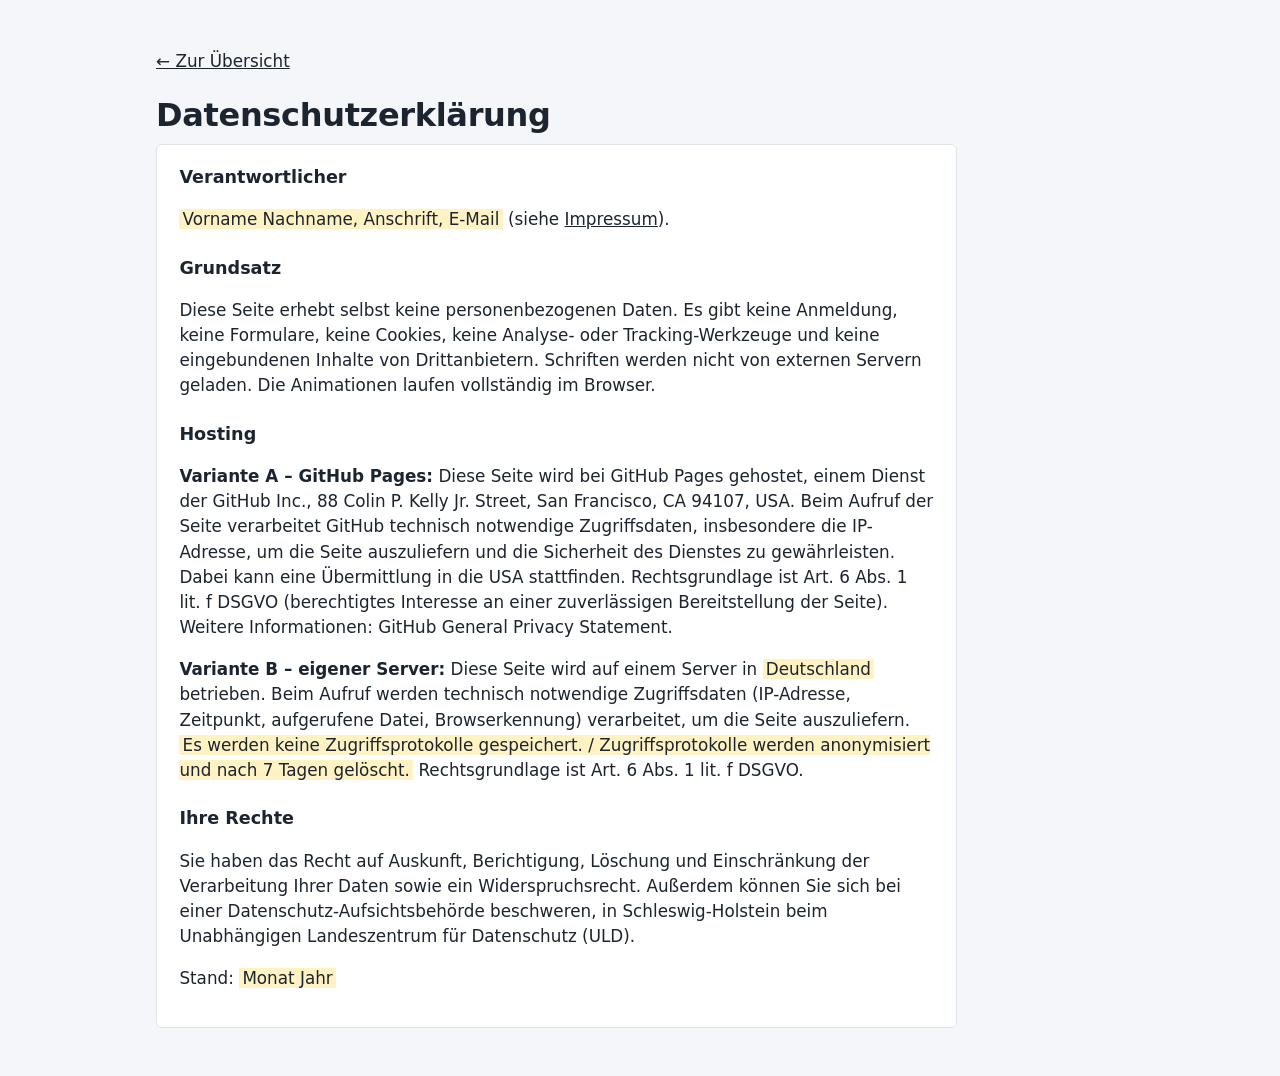
<file: datenschutz.html>
<!DOCTYPE html>
<html lang="de">
<head>
<meta charset="utf-8">
<meta name="viewport" content="width=device-width, initial-scale=1">
<title>Datenschutz</title>
<link rel="stylesheet" href="assets/style.css">
</head>
<body>
<div class="wrap">
  <p><a href="./">← Zur Übersicht</a></p>
  <h1>Datenschutzerklärung</h1>
  <!-- VORLAGE: Gelb markierte Angaben ersetzen. Im Abschnitt "Hosting" nur die zutreffende Variante behalten. -->
  <div class="prose">
    <h2>Verantwortlicher</h2>
    <p><span class="fill">Vorname Nachname, Anschrift, E-Mail</span> (siehe <a href="impressum.html">Impressum</a>).</p>

    <h2>Grundsatz</h2>
    <p>Diese Seite erhebt selbst keine personenbezogenen Daten. Es gibt keine Anmeldung, keine Formulare, keine Cookies, keine Analyse- oder Tracking-Werkzeuge und keine eingebundenen Inhalte von Drittanbietern. Schriften werden nicht von externen Servern geladen. Die Animationen laufen vollständig im Browser.</p>

    <h2>Hosting</h2>

    <p><strong>Variante A – GitHub Pages:</strong> Diese Seite wird bei GitHub Pages gehostet, einem Dienst der GitHub Inc., 88 Colin P. Kelly Jr. Street, San Francisco, CA 94107, USA. Beim Aufruf der Seite verarbeitet GitHub technisch notwendige Zugriffsdaten, insbesondere die IP-Adresse, um die Seite auszuliefern und die Sicherheit des Dienstes zu gewährleisten. Dabei kann eine Übermittlung in die USA stattfinden. Rechtsgrundlage ist Art. 6 Abs. 1 lit. f DSGVO (berechtigtes Interesse an einer zuverlässigen Bereitstellung der Seite). Weitere Informationen: GitHub General Privacy Statement.</p>

    <p><strong>Variante B – eigener Server:</strong> Diese Seite wird auf einem Server in <span class="fill">Deutschland</span> betrieben. Beim Aufruf werden technisch notwendige Zugriffsdaten (IP-Adresse, Zeitpunkt, aufgerufene Datei, Browserkennung) verarbeitet, um die Seite auszuliefern. <span class="fill">Es werden keine Zugriffsprotokolle gespeichert. / Zugriffsprotokolle werden anonymisiert und nach 7 Tagen gelöscht.</span> Rechtsgrundlage ist Art. 6 Abs. 1 lit. f DSGVO.</p>

    <h2>Ihre Rechte</h2>
    <p>Sie haben das Recht auf Auskunft, Berichtigung, Löschung und Einschränkung der Verarbeitung Ihrer Daten sowie ein Widerspruchsrecht. Außerdem können Sie sich bei einer Datenschutz-Aufsichtsbehörde beschweren, in Schleswig-Holstein beim Unabhängigen Landeszentrum für Datenschutz (ULD).</p>

    <p>Stand: <span class="fill">Monat Jahr</span></p>
  </div>
</div>
</body>
</html>
</file>
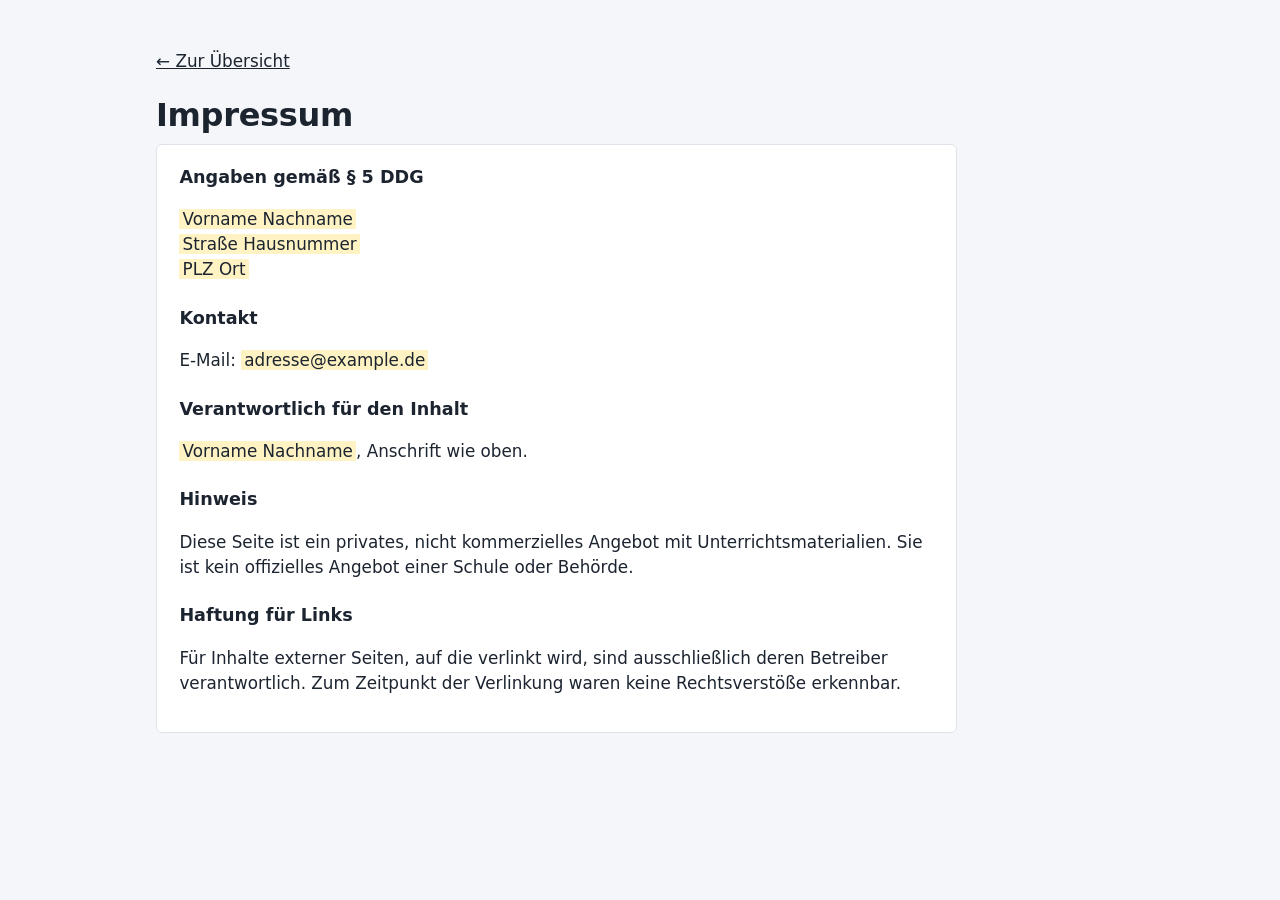
<file: impressum.html>
<!DOCTYPE html>
<html lang="de">
<head>
<meta charset="utf-8">
<meta name="viewport" content="width=device-width, initial-scale=1">
<title>Impressum</title>
<link rel="stylesheet" href="assets/style.css">
</head>
<body>
<div class="wrap">
  <p><a href="./">← Zur Übersicht</a></p>
  <h1>Impressum</h1>
  <!-- VORLAGE: Gelb markierte Angaben ersetzen und danach die Markierungen (class="fill") entfernen. -->
  <div class="prose">
    <h2>Angaben gemäß § 5 DDG</h2>
    <p><span class="fill">Vorname Nachname</span><br>
    <span class="fill">Straße Hausnummer</span><br>
    <span class="fill">PLZ Ort</span></p>

    <h2>Kontakt</h2>
    <p>E-Mail: <span class="fill">adresse@example.de</span></p>

    <h2>Verantwortlich für den Inhalt</h2>
    <p><span class="fill">Vorname Nachname</span>, Anschrift wie oben.</p>

    <h2>Hinweis</h2>
    <p>Diese Seite ist ein privates, nicht kommerzielles Angebot mit Unterrichtsmaterialien. Sie ist kein offizielles Angebot einer Schule oder Behörde.</p>

    <h2>Haftung für Links</h2>
    <p>Für Inhalte externer Seiten, auf die verlinkt wird, sind ausschließlich deren Betreiber verantwortlich. Zum Zeitpunkt der Verlinkung waren keine Rechtsverstöße erkennbar.</p>
  </div>
</div>
</body>
</html>
</file>
<file: assets/style.css>
:root {
  --bg: #f4f6f9; --surface: #ffffff; --ink: #1c2430; --muted: #5b6675;
  --grid: #dfe4eb; --axis: #98a3b1; --accent: #c2410c; --focus: #1f6fb2;
}
@media (prefers-color-scheme: dark) {
  :root {
    --bg: #12161c; --surface: #1a2029; --ink: #e6ebf1; --muted: #9aa6b4;
    --grid: #29323e; --axis: #56657a; --accent: #f08a4b; --focus: #5aa6e8;
  }
}
*, *::before, *::after { box-sizing: border-box; }
body {
  margin: 0; background: var(--bg); color: var(--ink);
  font-family: system-ui, -apple-system, "Segoe UI", Roboto, "Helvetica Neue", Arial, sans-serif;
  font-size: 1.05rem; line-height: 1.5;
}
.wrap { max-width: 1000px; margin: 0 auto; padding: 2rem 1rem 3rem; }
h1 { font-size: 2rem; margin: 0 0 .3rem; letter-spacing: -.01em; }
h2 { font-size: 1.25rem; margin: 2rem 0 .8rem; }
.lead { color: var(--muted); margin: 0 0 1.5rem; max-width: 70ch; }
a { color: inherit; }
a:focus-visible { outline: 3px solid var(--focus); outline-offset: 2px; }
.grid { display: grid; grid-template-columns: repeat(auto-fill, minmax(280px, 1fr)); gap: 1rem; }
.card {
  display: block; text-decoration: none; background: var(--surface);
  border: 1px solid var(--grid); border-left: 4px solid var(--accent);
  border-radius: 6px; padding: 1rem 1.1rem;
}
.card:hover { border-color: var(--axis); border-left-color: var(--accent); }
.card h3 { margin: 0 0 .3rem; font-size: 1.15rem; }
.card p { margin: 0; color: var(--muted); font-size: .98rem; }
.card .tags { margin-top: .6rem; font-size: .85rem; color: var(--muted); }
.prose { background: var(--surface); border: 1px solid var(--grid); border-radius: 6px; padding: 1.2rem 1.4rem; max-width: 75ch; }
.prose h2 { margin-top: 1.4rem; font-size: 1.1rem; }
.prose h2:first-child { margin-top: 0; }
.fill { background: #fff3c4; color: #1c2430; padding: 0 .2rem; }
footer { margin-top: 3rem; padding-top: 1rem; border-top: 1px solid var(--grid); color: var(--muted); font-size: .92rem; display: flex; flex-wrap: wrap; gap: .4rem 1.4rem; }
</file>
